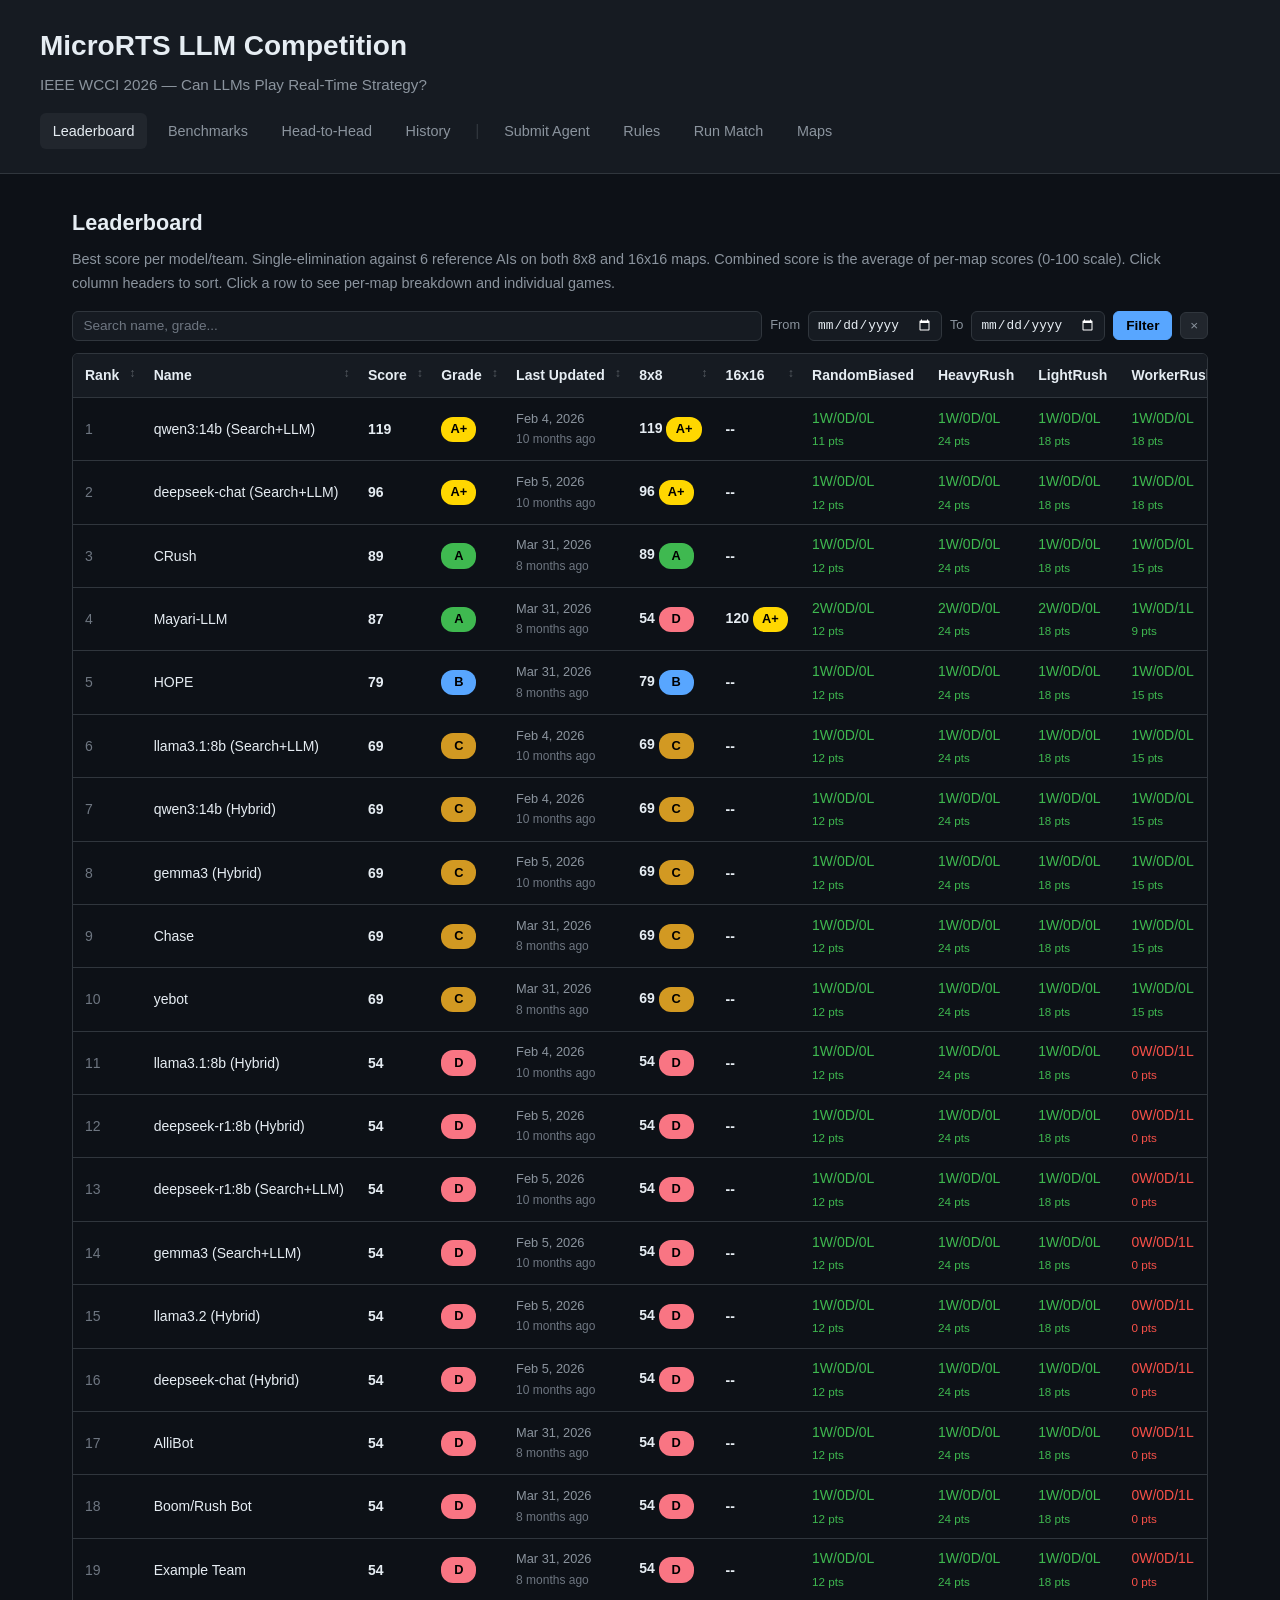
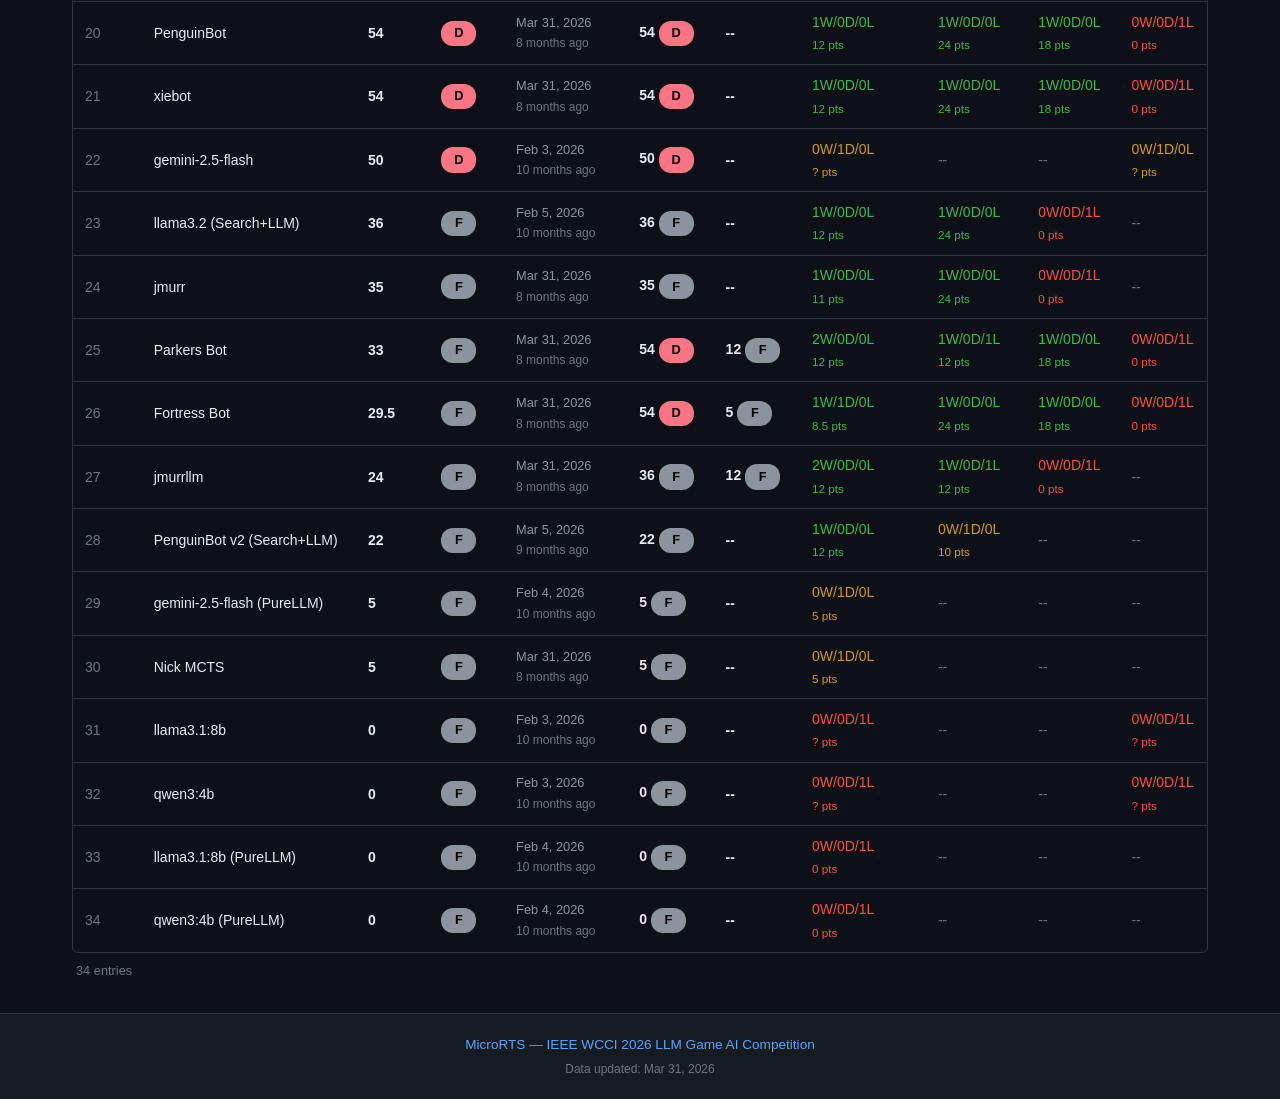
<file: docs/index.html>
<!DOCTYPE html>
<html lang="en">
<head>
    <meta charset="UTF-8">
    <meta name="viewport" content="width=device-width, initial-scale=1.0">
    <title>MicroRTS LLM Competition</title>
    <link rel="stylesheet" href="style.css">
</head>
<body>
    <header>
        <div class="header-content">
            <h1>MicroRTS LLM Competition</h1>
            <p class="subtitle">IEEE WCCI 2026 &mdash; Can LLMs Play Real-Time Strategy?</p>
            <nav>
                <a href="#leaderboard" class="tab active" data-tab="leaderboard">Leaderboard</a>
                <a href="#benchmarks" class="tab" data-tab="benchmarks">Benchmarks</a>
                <a href="#h2h" class="tab" data-tab="h2h">Head-to-Head</a>
                <a href="#history" class="tab" data-tab="history">History</a>
                <span class="nav-sep">|</span>
                <a href="submit.html">Submit Agent</a>
                <a href="rules.html">Rules</a>
                <a href="match.html">Run Match</a>
                <a href="maps.html">Maps</a>
            </nav>
        </div>
    </header>

    <main>
        <!-- Leaderboard Tab -->
        <section id="leaderboard" class="tab-content active">
            <h2>Leaderboard</h2>
            <p class="section-desc">
                Best score per model/team. Single-elimination against 6 reference AIs on both 8x8 and 16x16 maps.
                Combined score is the average of per-map scores (0-100 scale).
                Click column headers to sort. Click a row to see per-map breakdown and individual games.
            </p>
            <div class="toolbar">
                <input type="text" id="leaderboard-search" class="search-input" placeholder="Search name, grade...">
                <label class="date-label">From</label>
                <input type="date" id="leaderboard-date-from" class="date-input">
                <label class="date-label">To</label>
                <input type="date" id="leaderboard-date-to" class="date-input">
                <button id="leaderboard-filter-btn" class="btn-filter">Filter</button>
                <button id="leaderboard-date-clear" class="btn-clear" title="Clear filters">&times;</button>
            </div>
            <div class="table-container">
                <table id="leaderboard-table" class="sortable">
                    <thead>
                        <tr>
                            <th data-sort="rank" data-type="number">Rank</th>
                            <th data-sort="name" data-type="string">Name</th>
                            <th data-sort="score" data-type="number">Score</th>
                            <th data-sort="grade" data-type="grade">Grade</th>
                            <th data-sort="date" data-type="date">Last Updated</th>
                            <th data-sort="score_8x8" data-type="number">8x8</th>
                            <th data-sort="score_16x16" data-type="number">16x16</th>
                            <th>RandomBiased</th>
                            <th>HeavyRush</th>
                            <th>LightRush</th>
                            <th>WorkerRush</th>
                            <th>Tiamat</th>
                            <th>CoacAI</th>
                        </tr>
                    </thead>
                    <tbody></tbody>
                </table>
            </div>
            <p class="result-count" id="leaderboard-count"></p>
        </section>

        <!-- Benchmarks Tab -->
        <section id="benchmarks" class="tab-content">
            <h2>Benchmark Scores</h2>
            <p class="section-desc">
                All recorded benchmark runs, showing score progression over time.
                Click column headers to sort. Click a row to see individual games.
            </p>
            <div class="toolbar">
                <input type="text" id="benchmarks-search" class="search-input" placeholder="Search name, source, grade...">
                <label class="date-label">From</label>
                <input type="date" id="benchmarks-date-from" class="date-input">
                <label class="date-label">To</label>
                <input type="date" id="benchmarks-date-to" class="date-input">
                <button id="benchmarks-filter-btn" class="btn-filter">Filter</button>
                <button id="benchmarks-date-clear" class="btn-clear" title="Clear filters">&times;</button>
            </div>
            <div class="table-container">
                <table id="benchmarks-table" class="sortable">
                    <thead>
                        <tr>
                            <th data-sort="name" data-type="string">Name</th>
                            <th data-sort="score" data-type="number">Score</th>
                            <th data-sort="grade" data-type="grade">Grade</th>
                            <th data-sort="source" data-type="string">Source</th>
                            <th data-sort="date" data-type="date">Date</th>
                        </tr>
                    </thead>
                    <tbody></tbody>
                </table>
            </div>
            <p class="result-count" id="benchmarks-count"></p>
        </section>

        <!-- Head-to-Head Tab -->
        <section id="h2h" class="tab-content">
            <h2>Head-to-Head Matrix</h2>
            <p class="section-desc">
                Direct matchup results between agents (supplementary, does not affect benchmark scores).
            </p>
            <div class="table-container">
                <table id="h2h-table">
                    <thead></thead>
                    <tbody></tbody>
                </table>
            </div>
            <p id="h2h-empty" class="empty-msg" style="display:none;">
                No head-to-head data available yet.
            </p>
        </section>

        <!-- History Tab -->
        <section id="history" class="tab-content">
            <h2>Tournament History</h2>
            <p class="section-desc">
                Chronological record of all benchmark and tournament runs.
                Click column headers to sort. Click a row to see individual games.
            </p>
            <div class="toolbar">
                <input type="text" id="history-search" class="search-input" placeholder="Search name, source...">
                <label class="date-label">From</label>
                <input type="date" id="history-date-from" class="date-input">
                <label class="date-label">To</label>
                <input type="date" id="history-date-to" class="date-input">
                <button id="history-filter-btn" class="btn-filter">Filter</button>
                <button id="history-date-clear" class="btn-clear" title="Clear filters">&times;</button>
            </div>
            <div class="table-container">
                <table id="history-table" class="sortable">
                    <thead>
                        <tr>
                            <th data-sort="date" data-type="date">Date</th>
                            <th data-sort="name" data-type="string">Name</th>
                            <th data-sort="score" data-type="number">Score</th>
                            <th data-sort="grade" data-type="grade">Grade</th>
                            <th data-sort="source" data-type="string">Source</th>
                            <th data-sort="score_8x8" data-type="number">8x8</th>
                            <th data-sort="score_16x16" data-type="number">16x16</th>
                        </tr>
                    </thead>
                    <tbody></tbody>
                </table>
            </div>
            <p class="result-count" id="history-count"></p>
        </section>
    </main>

    <footer>
        <div class="footer-content">
            <p>
                <a href="https://github.com/drchangliu/MicroRTS/">MicroRTS</a> &mdash;
                <a href="https://github.com/drchangliu/MicroRTS/blob/master/COMPETITION.md">IEEE WCCI 2026 LLM Game AI Competition</a>
            </p>
            <p class="generated-at" id="generated-at"></p>
        </div>
    </footer>

    <script src="app.js?v=2"></script>
</body>
</html>
</file>
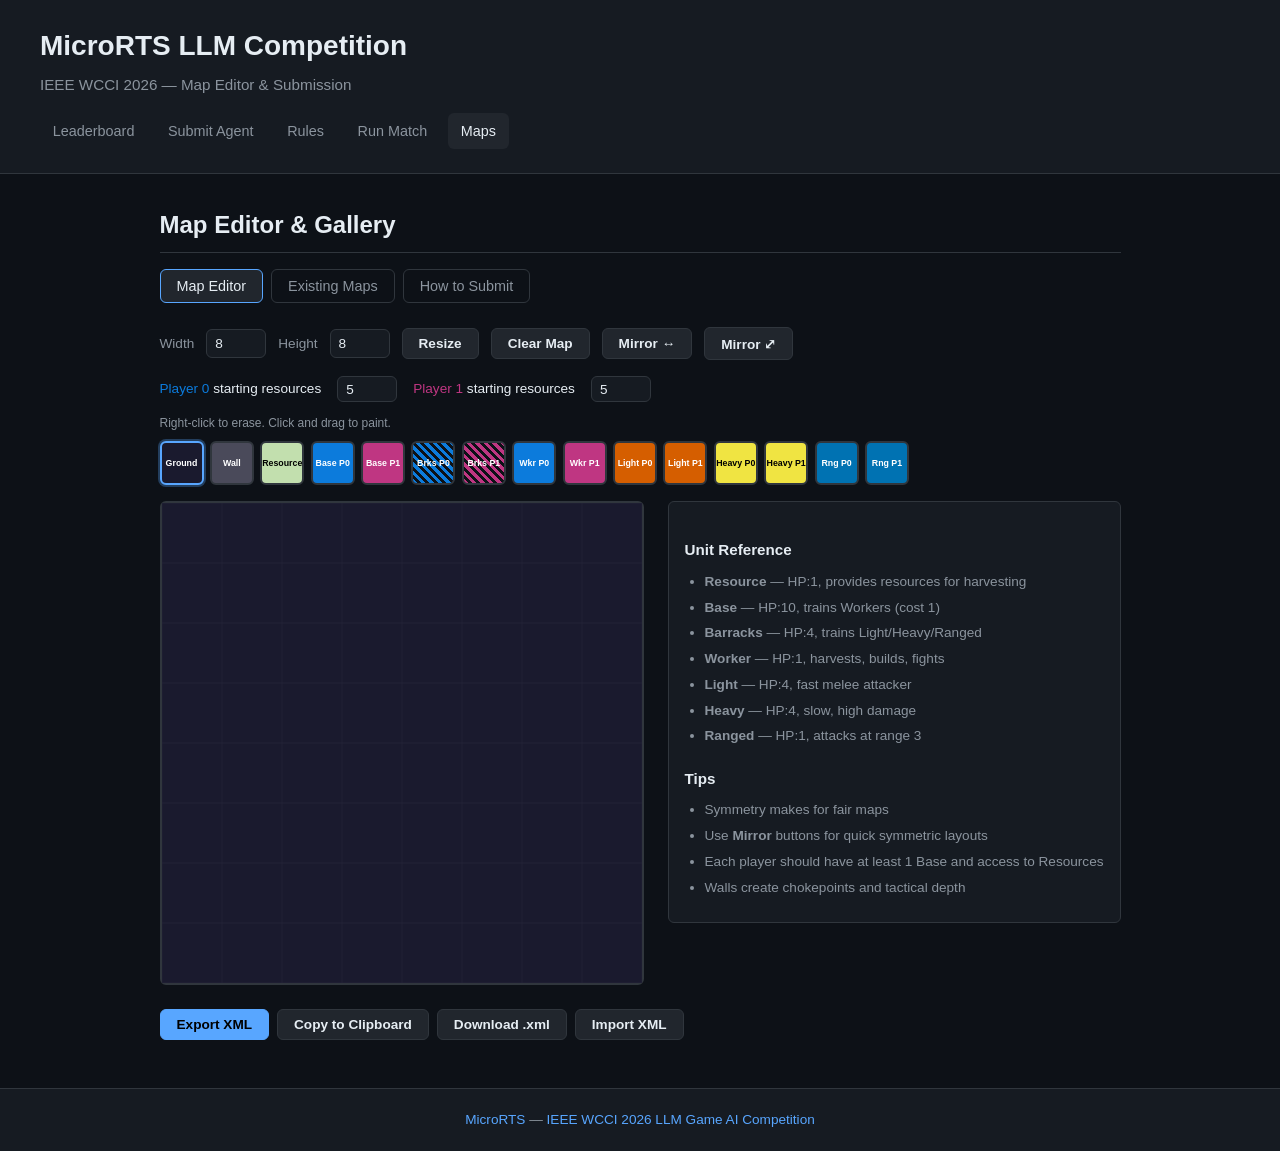
<file: docs/maps.html>
<!DOCTYPE html>
<html lang="en">
<head>
    <meta charset="UTF-8">
    <meta name="viewport" content="width=device-width, initial-scale=1.0">
    <title>Map Editor - MicroRTS LLM Competition</title>
    <link rel="stylesheet" href="style.css">
    <style>
        .editor-layout { display: flex; gap: 1.5rem; flex-wrap: wrap; margin-top: 1rem; }
        .editor-left { flex: 1; min-width: 320px; }
        .editor-right { flex: 0 0 auto; }

        /* Toolbar */
        .map-toolbar { display: flex; gap: 0.75rem; align-items: center; flex-wrap: wrap; margin-bottom: 1rem; }
        .map-toolbar label { color: var(--text-secondary); font-size: 0.85rem; }
        .map-toolbar select, .map-toolbar input[type="number"] {
            padding: 0.35rem 0.5rem; background: var(--bg-secondary); border: 1px solid var(--border);
            border-radius: 6px; color: var(--text-primary); font-size: 0.85rem; outline: none; }
        .map-toolbar input[type="number"] { width: 60px; }
        .map-toolbar select:focus, .map-toolbar input[type="number"]:focus { border-color: var(--accent); }

        /* Brush palette */
        .palette { display: flex; gap: 0.4rem; flex-wrap: wrap; margin-bottom: 1rem; }
        .palette-btn {
            width: 44px; height: 44px; border: 2px solid var(--border); border-radius: 6px;
            cursor: pointer; display: flex; align-items: center; justify-content: center;
            font-size: 0.65rem; font-weight: 600; color: #fff; transition: border-color 0.15s, transform 0.1s;
            flex-direction: column; gap: 1px; position: relative; }
        .palette-btn:hover { border-color: var(--text-secondary); transform: scale(1.05); }
        .palette-btn.active { border-color: var(--accent); box-shadow: 0 0 0 2px rgba(88,166,255,0.3); }
        .palette-btn .plabel { font-size: 0.55rem; line-height: 1; }

        /* Canvas */
        .map-canvas-wrap {
            border: 2px solid var(--border); border-radius: 6px; display: inline-block;
            background: var(--bg-secondary); cursor: crosshair; }
        .map-canvas-wrap canvas { display: block; }

        /* Info panel */
        .info-panel { background: var(--bg-secondary); border: 1px solid var(--border);
            border-radius: 6px; padding: 1rem; margin-bottom: 1rem; }
        .info-panel h3 { font-size: 0.95rem; margin-bottom: 0.5rem; }
        .info-panel p, .info-panel li { color: var(--text-secondary); font-size: 0.85rem; margin-bottom: 0.25rem; }
        .info-panel ul { padding-left: 1.25rem; margin-bottom: 0.5rem; }

        /* Map metadata */
        .meta-form { display: flex; flex-direction: column; gap: 0.5rem; margin-bottom: 1rem; }
        .meta-form label { color: var(--text-secondary); font-size: 0.85rem; }
        .meta-form input, .meta-form textarea {
            padding: 0.4rem 0.65rem; background: var(--bg-secondary); border: 1px solid var(--border);
            border-radius: 6px; color: var(--text-primary); font-size: 0.85rem; outline: none; font-family: inherit; }
        .meta-form input:focus, .meta-form textarea:focus { border-color: var(--accent); }
        .meta-form textarea { min-height: 60px; resize: vertical; }

        /* Buttons */
        .btn { padding: 0.45rem 1rem; border-radius: 6px; font-size: 0.85rem; font-weight: 600;
            cursor: pointer; border: 1px solid var(--border); transition: background 0.15s; }
        .btn-primary { background: var(--accent); color: #000; border-color: var(--accent); }
        .btn-primary:hover { background: var(--accent-hover); border-color: var(--accent-hover); }
        .btn-secondary { background: var(--bg-tertiary); color: var(--text-primary); }
        .btn-secondary:hover { background: var(--border); }
        .btn-group { display: flex; gap: 0.5rem; flex-wrap: wrap; margin-bottom: 1rem; }

        /* XML output */
        .xml-output { background: var(--bg-tertiary); border: 1px solid var(--border); border-radius: 6px;
            padding: 1rem; font-family: monospace; font-size: 0.8rem; color: var(--text-primary);
            white-space: pre-wrap; word-break: break-all; max-height: 300px; overflow-y: auto;
            margin-bottom: 1rem; display: none; }
        .xml-output.visible { display: block; }

        /* Submission steps */
        .steps { counter-reset: step; margin-bottom: 1rem; }
        .steps li { counter-increment: step; color: var(--text-secondary); font-size: 0.85rem;
            margin-bottom: 0.5rem; padding-left: 0.25rem; }
        .steps li::marker { content: counter(step) ". "; color: var(--accent); font-weight: 600; }

        /* Gallery */
        .gallery { display: grid; grid-template-columns: repeat(auto-fill, minmax(180px, 1fr));
            gap: 1rem; margin-top: 1rem; }
        .gallery-card { background: var(--bg-secondary); border: 1px solid var(--border);
            border-radius: 6px; padding: 0.75rem; cursor: pointer; transition: border-color 0.15s; }
        .gallery-card:hover { border-color: var(--accent); }
        .gallery-card canvas { width: 100%; aspect-ratio: 1; display: block; border-radius: 4px;
            margin-bottom: 0.5rem; background: #1a1a2e; }
        .gallery-card .card-name { font-size: 0.85rem; font-weight: 500; }
        .gallery-card .card-size { font-size: 0.75rem; color: var(--text-muted); }

        /* Tabs */
        .map-tabs { display: flex; gap: 0.5rem; margin-bottom: 1.5rem; }
        .map-tab { padding: 0.5rem 1rem; border-radius: 6px; cursor: pointer;
            background: transparent; border: 1px solid var(--border); color: var(--text-secondary);
            font-size: 0.9rem; transition: background 0.15s, color 0.15s; }
        .map-tab:hover { color: var(--text-primary); background: var(--bg-tertiary); }
        .map-tab.active { color: var(--text-primary); background: var(--bg-tertiary);
            font-weight: 500; border-color: var(--accent); }
        .map-tab-content { display: none; }
        .map-tab-content.active { display: block; }

        /* Player resource inputs */
        .player-res { display: flex; gap: 1rem; align-items: center; margin-bottom: 0.75rem; }
        .player-res label { font-size: 0.85rem; min-width: 120px; }
        .player-res .p0-label { color: #0C7BDC; }
        .player-res .p1-label { color: #BF3682; }

        /* Erase mode indicator */
        .erase-hint { color: var(--text-muted); font-size: 0.75rem; margin-bottom: 0.5rem; }
    </style>
</head>
<body>
    <header>
        <div class="header-content">
            <h1>MicroRTS LLM Competition</h1>
            <p class="subtitle">IEEE WCCI 2026 &mdash; Map Editor &amp; Submission</p>
            <nav>
                <a href="index.html">Leaderboard</a>
                <a href="submit.html">Submit Agent</a>
                <a href="rules.html">Rules</a>
                <a href="match.html">Run Match</a>
                <a href="maps.html" class="tab active">Maps</a>
            </nav>
        </div>
    </header>

    <div class="page-content" style="max-width:1100px;">
        <h1>Map Editor &amp; Gallery</h1>

        <div class="map-tabs">
            <button class="map-tab active" data-tab="editor">Map Editor</button>
            <button class="map-tab" data-tab="gallery">Existing Maps</button>
            <button class="map-tab" data-tab="howto">How to Submit</button>
        </div>

        <!-- Editor Tab -->
        <div id="tab-editor" class="map-tab-content active">
            <div class="map-toolbar">
                <label>Width</label>
                <input type="number" id="map-width" value="8" min="4" max="64" step="1">
                <label>Height</label>
                <input type="number" id="map-height" value="8" min="4" max="64" step="1">
                <button class="btn btn-secondary" id="btn-resize">Resize</button>
                <button class="btn btn-secondary" id="btn-clear">Clear Map</button>
                <button class="btn btn-secondary" id="btn-mirror-h">Mirror &harr;</button>
                <button class="btn btn-secondary" id="btn-mirror-d">Mirror &#x2922;</button>
            </div>

            <div class="player-res">
                <label><span class="p0-label">Player 0</span> starting resources</label>
                <input type="number" id="p0-res" value="5" min="0" max="100" style="width:60px;padding:0.3rem 0.5rem;background:var(--bg-secondary);border:1px solid var(--border);border-radius:6px;color:var(--text-primary);font-size:0.85rem;">
                <label><span class="p1-label">Player 1</span> starting resources</label>
                <input type="number" id="p1-res" value="5" min="0" max="100" style="width:60px;padding:0.3rem 0.5rem;background:var(--bg-secondary);border:1px solid var(--border);border-radius:6px;color:var(--text-primary);font-size:0.85rem;">
            </div>

            <p class="erase-hint">Right-click to erase. Click and drag to paint.</p>

            <div class="palette" id="palette"></div>

            <div class="editor-layout">
                <div class="editor-left">
                    <div class="map-canvas-wrap">
                        <canvas id="map-canvas" width="400" height="400"></canvas>
                    </div>
                </div>
                <div class="editor-right">
                    <div class="info-panel">
                        <h3>Unit Reference</h3>
                        <ul>
                            <li><strong>Resource</strong> &mdash; HP:1, provides resources for harvesting</li>
                            <li><strong>Base</strong> &mdash; HP:10, trains Workers (cost 1)</li>
                            <li><strong>Barracks</strong> &mdash; HP:4, trains Light/Heavy/Ranged</li>
                            <li><strong>Worker</strong> &mdash; HP:1, harvests, builds, fights</li>
                            <li><strong>Light</strong> &mdash; HP:4, fast melee attacker</li>
                            <li><strong>Heavy</strong> &mdash; HP:4, slow, high damage</li>
                            <li><strong>Ranged</strong> &mdash; HP:1, attacks at range 3</li>
                        </ul>
                        <h3>Tips</h3>
                        <ul>
                            <li>Symmetry makes for fair maps</li>
                            <li>Use <strong>Mirror</strong> buttons for quick symmetric layouts</li>
                            <li>Each player should have at least 1 Base and access to Resources</li>
                            <li>Walls create chokepoints and tactical depth</li>
                        </ul>
                    </div>
                </div>
            </div>

            <div class="btn-group" style="margin-top:1rem;">
                <button class="btn btn-primary" id="btn-export">Export XML</button>
                <button class="btn btn-secondary" id="btn-copy">Copy to Clipboard</button>
                <button class="btn btn-secondary" id="btn-download">Download .xml</button>
                <button class="btn btn-secondary" id="btn-import">Import XML</button>
                <input type="file" id="file-import" accept=".xml" style="display:none;">
            </div>

            <div class="xml-output" id="xml-output"></div>

            <div class="meta-form" id="meta-form" style="display:none;">
                <h3 style="margin-bottom:0.5rem;">Map Submission Details</h3>
                <label>Map Name</label>
                <input type="text" id="map-name" placeholder="e.g. ChokePoint8x8">
                <label>Author</label>
                <input type="text" id="map-author" placeholder="Your name or GitHub username">
                <label>Description (optional)</label>
                <textarea id="map-desc" placeholder="Describe your map design..."></textarea>
                <div class="btn-group" style="margin-top:0.5rem;">
                    <button class="btn btn-primary" id="btn-submit-pr">Open GitHub PR</button>
                </div>
            </div>
        </div>

        <!-- Gallery Tab -->
        <div id="tab-gallery" class="map-tab-content">
            <p class="section-desc">Browse existing maps in the repository. Click a map to load it in the editor.</p>
            <div class="gallery" id="gallery"></div>
        </div>

        <!-- How to Submit Tab -->
        <div id="tab-howto" class="map-tab-content">
            <h2>How to Submit a Map</h2>
            <p style="color:var(--text-secondary);margin-bottom:1rem;">
                There are two ways to contribute map designs to the MicroRTS competition:
            </p>

            <h3>Option 1: Use the Editor (Recommended)</h3>
            <ol class="steps">
                <li>Switch to the <strong>Map Editor</strong> tab and design your map</li>
                <li>Click <strong>Export XML</strong> to generate the map file</li>
                <li>Click <strong>Download .xml</strong> to save the file</li>
                <li>Fork the <a href="https://github.com/drchangliu/MicroRTS/" style="color:var(--accent);">MicroRTS repository</a></li>
                <li>Add your map file to <code>maps/&lt;WxH&gt;/YourMapName.xml</code></li>
                <li>Open a Pull Request with a description of your map design</li>
            </ol>

            <h3>Option 2: Write XML Manually</h3>
            <p style="color:var(--text-secondary);margin-bottom:0.5rem;">
                Map files are XML with this structure:
            </p>
            <pre style="background:var(--bg-tertiary);border:1px solid var(--border);border-radius:6px;padding:1rem;overflow-x:auto;margin-bottom:1rem;"><code style="color:var(--text-primary);font-size:0.8rem;">&lt;rts.PhysicalGameState width="8" height="8"&gt;
  &lt;terrain&gt;0000000000000000000000000000000000000000000000000000000000000000&lt;/terrain&gt;
  &lt;players&gt;
    &lt;rts.Player ID="0" resources="5"&gt;&lt;/rts.Player&gt;
    &lt;rts.Player ID="1" resources="5"&gt;&lt;/rts.Player&gt;
  &lt;/players&gt;
  &lt;units&gt;
    &lt;rts.units.Unit type="Resource" ID="0" player="-1" x="0" y="0" resources="20" hitpoints="1"&gt;&lt;/rts.units.Unit&gt;
    &lt;rts.units.Unit type="Base" ID="1" player="0" x="2" y="1" resources="0" hitpoints="10"&gt;&lt;/rts.units.Unit&gt;
    &lt;rts.units.Unit type="Worker" ID="2" player="0" x="1" y="1" resources="0" hitpoints="1"&gt;&lt;/rts.units.Unit&gt;
  &lt;/units&gt;
&lt;/rts.PhysicalGameState&gt;</code></pre>

            <h3>Terrain Values</h3>
            <ul style="color:var(--text-secondary);font-size:0.85rem;">
                <li><code>0</code> = open ground</li>
                <li><code>1</code> = wall (impassable)</li>
            </ul>

            <h3>Map Design Guidelines</h3>
            <ul style="color:var(--text-secondary);font-size:0.85rem;">
                <li>Maps should be <strong>symmetric</strong> for fair play (rotational or mirror symmetry)</li>
                <li>Common sizes: 8x8, 12x12, 16x16, 24x24, 32x32</li>
                <li>Each player needs at least one Base and access to Resource nodes</li>
                <li>Resource nodes are neutral (player="-1") with resources="20" typically</li>
                <li>Consider chokepoints, open areas, and resource placement for strategic variety</li>
                <li>The competition uses <code>maps/8x8/basesWorkers8x8.xml</code> by default</li>
            </ul>
        </div>
    </div>

    <footer>
        <div class="footer-content">
            <p><a href="https://github.com/drchangliu/MicroRTS/">MicroRTS</a> &mdash; <a href="https://github.com/drchangliu/MicroRTS/blob/master/COMPETITION.md">IEEE WCCI 2026 LLM Game AI Competition</a></p>
        </div>
    </footer>

    <script>
    (function() {
        // --- Constants ---
        var COLORS = {
            ground: '#1a1a2e',
            wall: '#4a4a5a',
            grid: '#2a2a3e',
            resource: '#C2DFAE',
            p0: '#0C7BDC',
            p1: '#BF3682',
            neutral: '#888'
        };

        var UNIT_HP = { Resource: 1, Base: 10, Barracks: 4, Worker: 1, Light: 4, Heavy: 4, Ranged: 1 };
        var UNIT_RES = { Resource: 20, Base: 0, Barracks: 0, Worker: 0, Light: 0, Heavy: 0, Ranged: 0 };

        var BRUSHES = [
            { id: 'ground', label: 'Ground', color: COLORS.ground, type: 'terrain', value: 0 },
            { id: 'wall', label: 'Wall', color: COLORS.wall, type: 'terrain', value: 1 },
            { id: 'resource', label: 'Resource', color: COLORS.resource, type: 'unit', unitType: 'Resource', player: -1 },
            { id: 'base0', label: 'Base P0', color: COLORS.p0, type: 'unit', unitType: 'Base', player: 0 },
            { id: 'base1', label: 'Base P1', color: COLORS.p1, type: 'unit', unitType: 'Base', player: 1 },
            { id: 'barracks0', label: 'Brks P0', color: COLORS.p0, type: 'unit', unitType: 'Barracks', player: 0, accent: true },
            { id: 'barracks1', label: 'Brks P1', color: COLORS.p1, type: 'unit', unitType: 'Barracks', player: 1, accent: true },
            { id: 'worker0', label: 'Wkr P0', color: COLORS.p0, type: 'unit', unitType: 'Worker', player: 0 },
            { id: 'worker1', label: 'Wkr P1', color: COLORS.p1, type: 'unit', unitType: 'Worker', player: 1 },
            { id: 'light0', label: 'Light P0', color: '#D55E00', type: 'unit', unitType: 'Light', player: 0 },
            { id: 'light1', label: 'Light P1', color: '#D55E00', type: 'unit', unitType: 'Light', player: 1 },
            { id: 'heavy0', label: 'Heavy P0', color: '#F0E442', type: 'unit', unitType: 'Heavy', player: 0 },
            { id: 'heavy1', label: 'Heavy P1', color: '#F0E442', type: 'unit', unitType: 'Heavy', player: 1 },
            { id: 'ranged0', label: 'Rng P0', color: '#0072B2', type: 'unit', unitType: 'Ranged', player: 0 },
            { id: 'ranged1', label: 'Rng P1', color: '#0072B2', type: 'unit', unitType: 'Ranged', player: 1 }
        ];

        // Known maps for the gallery
        var KNOWN_MAPS = [
            { name: 'basesWorkers8x8', path: 'maps/8x8/basesWorkers8x8.xml', w: 8, h: 8 },
            { name: 'basesWorkersBarracks8x8', path: 'maps/8x8/basesWorkersBarracks8x8.xml', w: 8, h: 8 },
            { name: 'FourBasesWorkers8x8', path: 'maps/8x8/FourBasesWorkers8x8.xml', w: 8, h: 8 },
            { name: 'basesWorkers8x8Obstacle', path: 'maps/8x8/basesWorkers8x8Obstacle.xml', w: 8, h: 8 },
            { name: 'melee8x8Mixed6', path: 'maps/8x8/melee8x8Mixed6.xml', w: 8, h: 8 },
            { name: 'TwoBasesWorkers8x8', path: 'maps/8x8/TwoBasesWorkers8x8.xml', w: 8, h: 8 },
            { name: 'ThreeBasesWorkers8x8', path: 'maps/8x8/ThreeBasesWorkers8x8.xml', w: 8, h: 8 },
            { name: 'basesWorkers12x12', path: 'maps/12x12/basesWorkers12x12.xml', w: 12, h: 12 },
            { name: 'basesWorkers16x16', path: 'maps/16x16/basesWorkers16x16.xml', w: 16, h: 16 },
            { name: 'basesWorkers16x16A', path: 'maps/16x16/basesWorkers16x16A.xml', w: 16, h: 16 },
            { name: 'basesWorkers24x24', path: 'maps/24x24/basesWorkers24x24.xml', w: 24, h: 24 },
            { name: 'basesWorkers32x32', path: 'maps/32x32/basesWorkers32x32.xml', w: 32, h: 32 }
        ];

        // --- State ---
        var mapW = 8, mapH = 8;
        var terrain = []; // mapW*mapH, 0=ground, 1=wall
        var units = [];   // [{type, player, x, y, resources, hitpoints}]
        var activeBrush = BRUSHES[0];
        var painting = false;
        var erasing = false;

        // --- DOM ---
        var canvas = document.getElementById('map-canvas');
        var ctx = canvas.getContext('2d');
        var paletteEl = document.getElementById('palette');
        var xmlOutput = document.getElementById('xml-output');
        var widthInput = document.getElementById('map-width');
        var heightInput = document.getElementById('map-height');

        // --- Tab switching ---
        var tabBtns = document.querySelectorAll('.map-tab');
        for (var i = 0; i < tabBtns.length; i++) {
            tabBtns[i].addEventListener('click', (function(btn) {
                return function() {
                    for (var j = 0; j < tabBtns.length; j++) tabBtns[j].classList.remove('active');
                    btn.classList.add('active');
                    var tabs = document.querySelectorAll('.map-tab-content');
                    for (var j = 0; j < tabs.length; j++) tabs[j].classList.remove('active');
                    document.getElementById('tab-' + btn.getAttribute('data-tab')).classList.add('active');
                    if (btn.getAttribute('data-tab') === 'gallery') buildGallery();
                };
            })(tabBtns[i]));
        }

        // --- Build palette ---
        function buildPalette() {
            paletteEl.innerHTML = '';
            for (var i = 0; i < BRUSHES.length; i++) {
                var b = BRUSHES[i];
                var btn = document.createElement('button');
                btn.className = 'palette-btn' + (b === activeBrush ? ' active' : '');
                btn.title = b.label;
                btn.setAttribute('data-idx', i);
                var swatch = b.color;
                if (b.accent) swatch = 'repeating-linear-gradient(45deg,' + b.color + ',' + b.color + ' 3px,transparent 3px,transparent 6px)';
                if (b.id === 'ground') swatch = COLORS.ground;
                btn.style.background = swatch;
                // Label
                var lbl = document.createElement('span');
                lbl.className = 'plabel';
                lbl.textContent = b.label;
                if (b.color === '#F0E442' || b.color === COLORS.resource) lbl.style.color = '#000';
                btn.appendChild(lbl);
                btn.addEventListener('click', (function(idx) {
                    return function() {
                        activeBrush = BRUSHES[idx];
                        var btns = paletteEl.querySelectorAll('.palette-btn');
                        for (var j = 0; j < btns.length; j++) btns[j].classList.remove('active');
                        this.classList.add('active');
                    };
                })(i));
                paletteEl.appendChild(btn);
            }
        }

        // --- Map init ---
        function initMap(w, h) {
            mapW = w; mapH = h;
            terrain = [];
            for (var i = 0; i < w * h; i++) terrain.push(0);
            units = [];
            widthInput.value = w;
            heightInput.value = h;
            resizeCanvas();
            draw();
        }

        function resizeCanvas() {
            var maxPx = 500;
            var cellSize = Math.floor(maxPx / Math.max(mapW, mapH));
            cellSize = Math.max(cellSize, 12);
            cellSize = Math.min(cellSize, 60);
            canvas.width = mapW * cellSize;
            canvas.height = mapH * cellSize;
        }

        function cellSize() {
            return canvas.width / mapW;
        }

        // --- Drawing ---
        function draw() {
            var cs = cellSize();
            ctx.clearRect(0, 0, canvas.width, canvas.height);

            // Terrain
            for (var y = 0; y < mapH; y++) {
                for (var x = 0; x < mapW; x++) {
                    var t = terrain[y * mapW + x];
                    ctx.fillStyle = t === 1 ? COLORS.wall : COLORS.ground;
                    ctx.fillRect(x * cs, y * cs, cs, cs);
                }
            }

            // Grid
            ctx.strokeStyle = COLORS.grid;
            ctx.lineWidth = 0.5;
            for (var x = 0; x <= mapW; x++) {
                ctx.beginPath(); ctx.moveTo(x * cs, 0); ctx.lineTo(x * cs, mapH * cs); ctx.stroke();
            }
            for (var y = 0; y <= mapH; y++) {
                ctx.beginPath(); ctx.moveTo(0, y * cs); ctx.lineTo(mapW * cs, y * cs); ctx.stroke();
            }

            // Units
            for (var i = 0; i < units.length; i++) {
                var u = units[i];
                drawUnit(u, cs);
            }
        }

        function drawUnit(u, cs) {
            var ux = u.x * cs, uy = u.y * cs;
            var pad = cs * 0.1;
            var sz = cs - pad * 2;
            var color = u.player === 0 ? COLORS.p0 : u.player === 1 ? COLORS.p1 : COLORS.neutral;

            if (u.type === 'Resource') {
                // Diamond
                ctx.fillStyle = COLORS.resource;
                var cx = ux + cs / 2, cy = uy + cs / 2, r = sz / 2;
                ctx.beginPath();
                ctx.moveTo(cx, cy - r); ctx.lineTo(cx + r, cy);
                ctx.lineTo(cx, cy + r); ctx.lineTo(cx - r, cy);
                ctx.closePath(); ctx.fill();
                if (cs >= 20) {
                    ctx.fillStyle = '#000'; ctx.font = Math.max(8, cs * 0.3) + 'px sans-serif';
                    ctx.textAlign = 'center'; ctx.textBaseline = 'middle';
                    ctx.fillText(u.resources || 20, cx, cy);
                }
            } else if (u.type === 'Base' || u.type === 'Barracks') {
                // Square
                ctx.fillStyle = color;
                ctx.fillRect(ux + pad, uy + pad, sz, sz);
                if (cs >= 20) {
                    ctx.fillStyle = '#fff'; ctx.font = 'bold ' + Math.max(8, cs * 0.35) + 'px sans-serif';
                    ctx.textAlign = 'center'; ctx.textBaseline = 'middle';
                    ctx.fillText(u.type[0], ux + cs / 2, uy + cs / 2);
                }
            } else {
                // Circle for mobile units
                ctx.fillStyle = color;
                ctx.beginPath();
                ctx.arc(ux + cs / 2, uy + cs / 2, sz / 2, 0, Math.PI * 2);
                ctx.fill();
                if (cs >= 20) {
                    ctx.fillStyle = '#fff'; ctx.font = 'bold ' + Math.max(8, cs * 0.35) + 'px sans-serif';
                    ctx.textAlign = 'center'; ctx.textBaseline = 'middle';
                    ctx.fillText(u.type[0], ux + cs / 2, uy + cs / 2);
                }
            }
        }

        // --- Canvas interaction ---
        function getCellFromEvent(e) {
            var rect = canvas.getBoundingClientRect();
            var cs = cellSize();
            var x = Math.floor((e.clientX - rect.left) / cs);
            var y = Math.floor((e.clientY - rect.top) / cs);
            if (x < 0 || x >= mapW || y < 0 || y >= mapH) return null;
            return { x: x, y: y };
        }

        function applyBrush(cell, erase) {
            if (!cell) return;
            if (erase) {
                // Remove unit at cell, set terrain to ground
                terrain[cell.y * mapW + cell.x] = 0;
                units = units.filter(function(u) { return !(u.x === cell.x && u.y === cell.y); });
            } else if (activeBrush.type === 'terrain') {
                terrain[cell.y * mapW + cell.x] = activeBrush.value;
                // Remove any unit on a wall
                if (activeBrush.value === 1) {
                    units = units.filter(function(u) { return !(u.x === cell.x && u.y === cell.y); });
                }
            } else {
                // Place unit - clear terrain, remove existing unit at cell
                terrain[cell.y * mapW + cell.x] = 0;
                units = units.filter(function(u) { return !(u.x === cell.x && u.y === cell.y); });
                units.push({
                    type: activeBrush.unitType,
                    player: activeBrush.player,
                    x: cell.x, y: cell.y,
                    resources: UNIT_RES[activeBrush.unitType],
                    hitpoints: UNIT_HP[activeBrush.unitType]
                });
            }
            draw();
        }

        canvas.addEventListener('mousedown', function(e) {
            e.preventDefault();
            if (e.button === 2) { erasing = true; painting = true; }
            else { erasing = false; painting = true; }
            applyBrush(getCellFromEvent(e), erasing);
        });
        canvas.addEventListener('mousemove', function(e) {
            if (!painting) return;
            applyBrush(getCellFromEvent(e), erasing);
        });
        canvas.addEventListener('mouseup', function() { painting = false; erasing = false; });
        canvas.addEventListener('mouseleave', function() { painting = false; erasing = false; });
        canvas.addEventListener('contextmenu', function(e) { e.preventDefault(); });

        // --- Toolbar actions ---
        document.getElementById('btn-resize').addEventListener('click', function() {
            var w = parseInt(widthInput.value) || 8;
            var h = parseInt(heightInput.value) || 8;
            w = Math.max(4, Math.min(64, w));
            h = Math.max(4, Math.min(64, h));
            // Preserve existing terrain/units that fit
            var oldT = terrain.slice(), oldW = mapW, oldH = mapH, oldU = units.slice();
            mapW = w; mapH = h;
            terrain = [];
            for (var i = 0; i < w * h; i++) terrain.push(0);
            for (var y = 0; y < Math.min(oldH, h); y++) {
                for (var x = 0; x < Math.min(oldW, w); x++) {
                    terrain[y * w + x] = oldT[y * oldW + x];
                }
            }
            units = oldU.filter(function(u) { return u.x < w && u.y < h; });
            widthInput.value = w; heightInput.value = h;
            resizeCanvas(); draw();
        });

        document.getElementById('btn-clear').addEventListener('click', function() {
            initMap(mapW, mapH);
        });

        document.getElementById('btn-mirror-h').addEventListener('click', function() {
            // Mirror left half to right half (horizontal)
            var halfW = Math.floor(mapW / 2);
            for (var y = 0; y < mapH; y++) {
                for (var x = 0; x < halfW; x++) {
                    terrain[y * mapW + (mapW - 1 - x)] = terrain[y * mapW + x];
                }
            }
            // Mirror units: remove right-half units, duplicate left-half
            var leftUnits = units.filter(function(u) { return u.x < halfW; });
            var rightUnits = units.filter(function(u) { return u.x >= mapW - halfW; });
            // Remove right-half units
            units = units.filter(function(u) { return u.x < mapW - halfW; });
            // Mirror left units to right
            for (var i = 0; i < leftUnits.length; i++) {
                var u = leftUnits[i];
                var mx = mapW - 1 - u.x;
                // Check no unit already there
                var exists = units.some(function(eu) { return eu.x === mx && eu.y === u.y; });
                if (!exists) {
                    var np = u.player === 0 ? 1 : u.player === 1 ? 0 : -1;
                    units.push({ type: u.type, player: np, x: mx, y: u.y, resources: u.resources, hitpoints: u.hitpoints });
                }
            }
            draw();
        });

        document.getElementById('btn-mirror-d').addEventListener('click', function() {
            // Mirror top-left to bottom-right (diagonal / rotational 180)
            if (mapW !== mapH) { alert('Diagonal mirror requires square maps (width = height).'); return; }
            var half = Math.floor(mapW * mapH / 2);
            for (var y = 0; y < mapH; y++) {
                for (var x = 0; x < mapW; x++) {
                    var idx = y * mapW + x;
                    if (idx >= half) {
                        var mirrorIdx = (mapH - 1 - y) * mapW + (mapW - 1 - x);
                        terrain[idx] = terrain[mirrorIdx];
                    }
                }
            }
            // Rotational mirror for units
            var topUnits = units.filter(function(u) { return (u.y * mapW + u.x) < half; });
            units = units.filter(function(u) { return (u.y * mapW + u.x) < half; });
            for (var i = 0; i < topUnits.length; i++) {
                var u = topUnits[i];
                var mx = mapW - 1 - u.x, my = mapH - 1 - u.y;
                var exists = units.some(function(eu) { return eu.x === mx && eu.y === my; });
                if (!exists) {
                    var np = u.player === 0 ? 1 : u.player === 1 ? 0 : -1;
                    units.push({ type: u.type, player: np, x: mx, y: my, resources: u.resources, hitpoints: u.hitpoints });
                }
            }
            draw();
        });

        // --- XML generation ---
        function generateXML() {
            var p0res = parseInt(document.getElementById('p0-res').value) || 0;
            var p1res = parseInt(document.getElementById('p1-res').value) || 0;
            var terrainStr = terrain.join('');
            var xml = '<rts.PhysicalGameState width="' + mapW + '" height="' + mapH + '">\n';
            xml += '  <terrain>' + terrainStr + '</terrain>\n';
            xml += '  <players>\n';
            xml += '    <rts.Player ID="0" resources="' + p0res + '">\n    </rts.Player>\n';
            xml += '    <rts.Player ID="1" resources="' + p1res + '">\n    </rts.Player>\n';
            xml += '  </players>\n';
            xml += '  <units>\n';
            for (var i = 0; i < units.length; i++) {
                var u = units[i];
                xml += '    <rts.units.Unit type="' + u.type + '" ID="' + (i + 2) + '" player="' + u.player + '" x="' + u.x + '" y="' + u.y + '" resources="' + (u.resources || 0) + '" hitpoints="' + u.hitpoints + '" >\n    </rts.units.Unit>\n';
            }
            xml += '  </units>\n';
            xml += '</rts.PhysicalGameState>\n';
            return xml;
        }

        document.getElementById('btn-export').addEventListener('click', function() {
            var xml = generateXML();
            xmlOutput.textContent = xml;
            xmlOutput.classList.add('visible');
            document.getElementById('meta-form').style.display = 'flex';
        });

        document.getElementById('btn-copy').addEventListener('click', function() {
            var xml = generateXML();
            navigator.clipboard.writeText(xml).then(function() {
                alert('XML copied to clipboard!');
            });
        });

        document.getElementById('btn-download').addEventListener('click', function() {
            var xml = generateXML();
            var name = document.getElementById('map-name').value || ('custom_' + mapW + 'x' + mapH);
            name = name.replace(/[^a-zA-Z0-9_-]/g, '_');
            var blob = new Blob([xml], { type: 'application/xml' });
            var a = document.createElement('a');
            a.href = URL.createObjectURL(blob);
            a.download = name + '.xml';
            a.click();
            URL.revokeObjectURL(a.href);
        });

        document.getElementById('btn-import').addEventListener('click', function() {
            document.getElementById('file-import').click();
        });

        document.getElementById('file-import').addEventListener('change', function(e) {
            var file = e.target.files[0];
            if (!file) return;
            var reader = new FileReader();
            reader.onload = function(ev) {
                importXML(ev.target.result);
            };
            reader.readAsText(file);
            e.target.value = '';
        });

        document.getElementById('btn-submit-pr').addEventListener('click', function() {
            var name = document.getElementById('map-name').value;
            if (!name) { alert('Please enter a map name.'); return; }
            var safeName = name.replace(/[^a-zA-Z0-9_-]/g, '_');
            var folder = mapW + 'x' + mapH;
            var path = 'maps/' + folder + '/' + safeName + '.xml';
            var desc = document.getElementById('map-desc').value || '';
            var author = document.getElementById('map-author').value || '';
            var title = 'Add map: ' + safeName + ' (' + mapW + 'x' + mapH + ')';
            var body = 'New map submission: `' + path + '`\n\n';
            if (author) body += 'Author: ' + author + '\n';
            if (desc) body += '\n' + desc + '\n';
            body += '\nGenerated with the MicroRTS Map Editor.';
            var url = 'https://github.com/drchangliu/MicroRTS/issues/new?title=' + encodeURIComponent(title) + '&body=' + encodeURIComponent(body);
            window.open(url, '_blank');
        });

        // --- XML import/parse ---
        function importXML(xmlStr) {
            try {
                var parser = new DOMParser();
                var doc = parser.parseFromString(xmlStr, 'text/xml');
                var root = doc.querySelector('rts\\.PhysicalGameState') || doc.documentElement;
                var w = parseInt(root.getAttribute('width'));
                var h = parseInt(root.getAttribute('height'));
                if (!w || !h) throw new Error('Invalid dimensions');

                mapW = w; mapH = h;
                widthInput.value = w; heightInput.value = h;

                // Terrain
                var terrainEl = root.querySelector('terrain');
                var terrainStr = terrainEl ? terrainEl.textContent.trim() : '';
                terrain = [];
                for (var i = 0; i < w * h; i++) {
                    terrain.push(terrainStr[i] === '1' ? 1 : 0);
                }

                // Players
                var players = root.querySelectorAll('rts\\.Player');
                for (var i = 0; i < players.length; i++) {
                    var pid = parseInt(players[i].getAttribute('ID'));
                    var res = parseInt(players[i].getAttribute('resources')) || 0;
                    if (pid === 0) document.getElementById('p0-res').value = res;
                    if (pid === 1) document.getElementById('p1-res').value = res;
                }

                // Units
                units = [];
                var unitEls = root.querySelectorAll('rts\\.units\\.Unit');
                for (var i = 0; i < unitEls.length; i++) {
                    var ue = unitEls[i];
                    units.push({
                        type: ue.getAttribute('type'),
                        player: parseInt(ue.getAttribute('player')),
                        x: parseInt(ue.getAttribute('x')),
                        y: parseInt(ue.getAttribute('y')),
                        resources: parseInt(ue.getAttribute('resources')) || 0,
                        hitpoints: parseInt(ue.getAttribute('hitpoints')) || 1
                    });
                }

                resizeCanvas();
                draw();
            } catch (err) {
                alert('Failed to parse XML: ' + err.message);
            }
        }

        // --- Gallery ---
        function buildGallery() {
            var gallery = document.getElementById('gallery');
            gallery.innerHTML = '';
            for (var i = 0; i < KNOWN_MAPS.length; i++) {
                var m = KNOWN_MAPS[i];
                var card = document.createElement('div');
                card.className = 'gallery-card';
                var c = document.createElement('canvas');
                c.width = 160; c.height = 160;
                card.appendChild(c);
                var nameEl = document.createElement('div');
                nameEl.className = 'card-name';
                nameEl.textContent = m.name;
                card.appendChild(nameEl);
                var sizeEl = document.createElement('div');
                sizeEl.className = 'card-size';
                sizeEl.textContent = m.w + 'x' + m.h + ' - ' + m.path;
                card.appendChild(sizeEl);
                gallery.appendChild(card);

                // Load map and render thumbnail
                (function(mapInfo, cvs, cardEl) {
                    fetchMapXML(mapInfo.path, function(xmlStr) {
                        if (xmlStr) {
                            renderThumbnail(cvs, xmlStr);
                            cardEl.addEventListener('click', function() {
                                importXML(xmlStr);
                                // Switch to editor tab
                                for (var j = 0; j < tabBtns.length; j++) tabBtns[j].classList.remove('active');
                                tabBtns[0].classList.add('active');
                                var tabs = document.querySelectorAll('.map-tab-content');
                                for (var j = 0; j < tabs.length; j++) tabs[j].classList.remove('active');
                                document.getElementById('tab-editor').classList.add('active');
                            });
                        }
                    });
                })(m, c, card);
            }
        }

        function fetchMapXML(path, cb) {
            // Try raw GitHub URL
            var url = 'https://raw.githubusercontent.com/drchangliu/MicroRTS/master/' + path;
            var xhr = new XMLHttpRequest();
            xhr.open('GET', url, true);
            xhr.onload = function() {
                if (xhr.status === 200) cb(xhr.responseText);
                else cb(null);
            };
            xhr.onerror = function() { cb(null); };
            xhr.send();
        }

        function renderThumbnail(cvs, xmlStr) {
            try {
                var parser = new DOMParser();
                var doc = parser.parseFromString(xmlStr, 'text/xml');
                var root = doc.querySelector('rts\\.PhysicalGameState') || doc.documentElement;
                var w = parseInt(root.getAttribute('width'));
                var h = parseInt(root.getAttribute('height'));
                var terrainEl = root.querySelector('terrain');
                var terrainStr = terrainEl ? terrainEl.textContent.trim() : '';
                var unitEls = root.querySelectorAll('rts\\.units\\.Unit');

                var tctx = cvs.getContext('2d');
                var cs = Math.min(cvs.width / w, cvs.height / h);
                var ox = (cvs.width - w * cs) / 2;
                var oy = (cvs.height - h * cs) / 2;

                tctx.fillStyle = COLORS.ground;
                tctx.fillRect(0, 0, cvs.width, cvs.height);

                for (var y = 0; y < h; y++) {
                    for (var x = 0; x < w; x++) {
                        if (terrainStr[y * w + x] === '1') {
                            tctx.fillStyle = COLORS.wall;
                            tctx.fillRect(ox + x * cs, oy + y * cs, cs, cs);
                        }
                    }
                }

                for (var i = 0; i < unitEls.length; i++) {
                    var ue = unitEls[i];
                    var type = ue.getAttribute('type');
                    var player = parseInt(ue.getAttribute('player'));
                    var ux = parseInt(ue.getAttribute('x'));
                    var uy = parseInt(ue.getAttribute('y'));
                    var color = player === 0 ? COLORS.p0 : player === 1 ? COLORS.p1 : COLORS.neutral;
                    var px = ox + ux * cs, py = oy + uy * cs;
                    var pad = cs * 0.1, sz = cs - pad * 2;

                    if (type === 'Resource') {
                        tctx.fillStyle = COLORS.resource;
                        var cx = px + cs / 2, cy = py + cs / 2, r = sz / 2;
                        tctx.beginPath();
                        tctx.moveTo(cx, cy - r); tctx.lineTo(cx + r, cy);
                        tctx.lineTo(cx, cy + r); tctx.lineTo(cx - r, cy);
                        tctx.closePath(); tctx.fill();
                    } else if (type === 'Base' || type === 'Barracks') {
                        tctx.fillStyle = color;
                        tctx.fillRect(px + pad, py + pad, sz, sz);
                    } else {
                        tctx.fillStyle = color;
                        tctx.beginPath();
                        tctx.arc(px + cs / 2, py + cs / 2, sz / 2, 0, Math.PI * 2);
                        tctx.fill();
                    }
                }
            } catch (e) {}
        }

        // --- Init ---
        buildPalette();
        initMap(8, 8);
    })();
    </script>
</body>
</html>
</file>
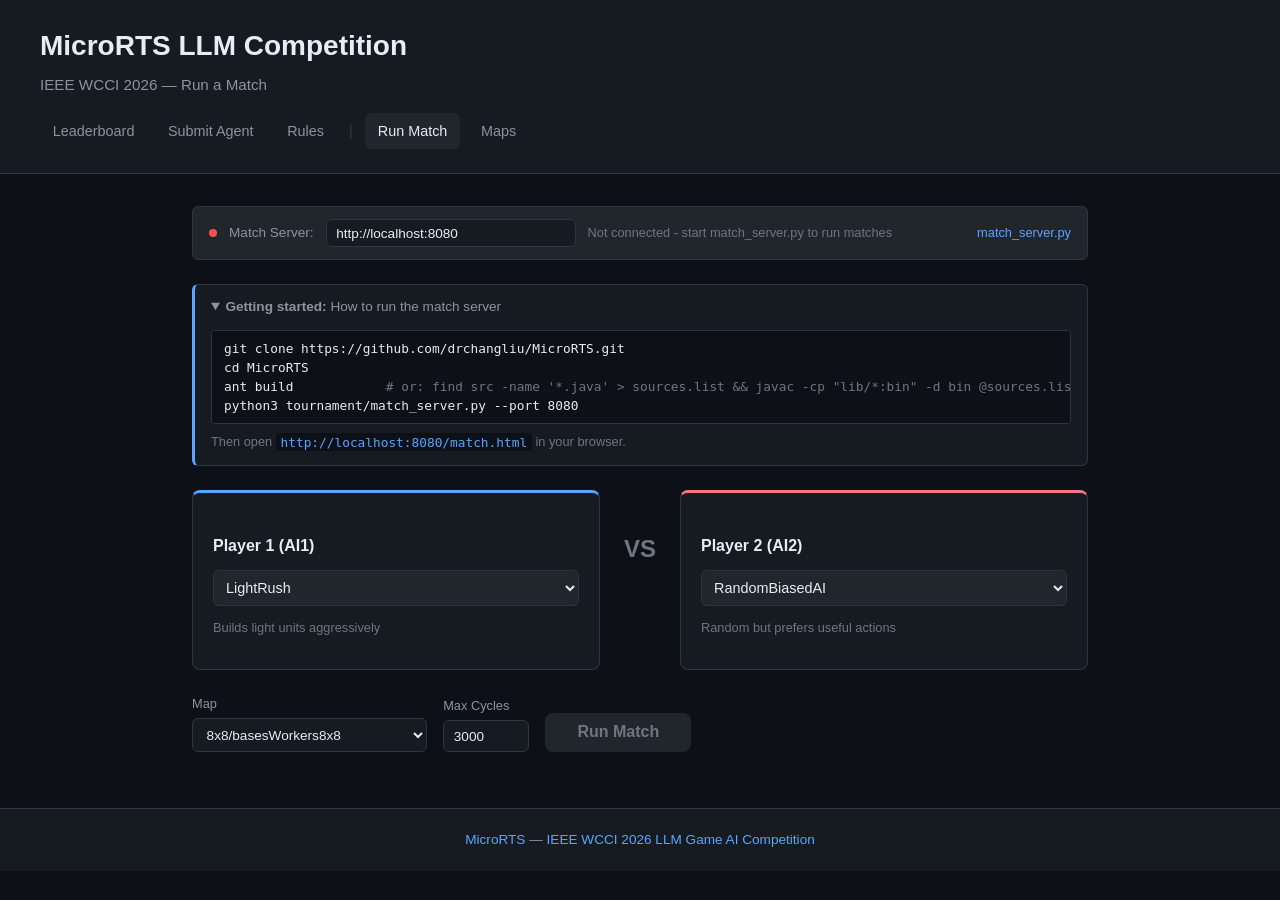
<file: docs/match.html>
<!DOCTYPE html>
<html lang="en">
<head>
    <meta charset="UTF-8">
    <meta name="viewport" content="width=device-width, initial-scale=1.0">
    <title>Run Match - MicroRTS LLM Competition</title>
    <link rel="stylesheet" href="style.css">
    <style>
        .match-grid {
            display: grid;
            grid-template-columns: 1fr auto 1fr;
            gap: 1.5rem;
            align-items: start;
            margin-bottom: 1.5rem;
        }
        .player-panel {
            background: var(--bg-secondary);
            border: 1px solid var(--border);
            border-radius: 8px;
            padding: 1.25rem;
        }
        .player-panel h3 {
            margin-bottom: 0.75rem;
            font-size: 1rem;
        }
        .player-panel.p1 { border-top: 3px solid var(--accent); }
        .player-panel.p2 { border-top: 3px solid #f97583; }
        .vs-divider {
            display: flex;
            align-items: center;
            justify-content: center;
            font-size: 1.5rem;
            font-weight: 700;
            color: var(--text-muted);
            padding-top: 2.5rem;
        }
        .agent-select {
            width: 100%;
            padding: 0.5rem;
            background: var(--bg-tertiary);
            border: 1px solid var(--border);
            border-radius: 6px;
            color: var(--text-primary);
            font-size: 0.9rem;
            margin-bottom: 0.5rem;
        }
        .agent-select:focus { border-color: var(--accent); outline: none; }
        .agent-desc {
            color: var(--text-muted);
            font-size: 0.8rem;
            min-height: 2.4em;
            margin-top: 0.25rem;
        }
        .llm-badge {
            display: inline-block;
            padding: 0.1rem 0.4rem;
            border-radius: 4px;
            font-size: 0.7rem;
            font-weight: 600;
            background: #1f6feb;
            color: #fff;
            margin-left: 0.25rem;
            vertical-align: middle;
        }

        /* Settings row */
        .settings-row {
            display: flex;
            gap: 1rem;
            align-items: end;
            margin-bottom: 1.5rem;
            flex-wrap: wrap;
        }
        .setting-group { display: flex; flex-direction: column; gap: 0.25rem; }
        .setting-group label {
            font-size: 0.8rem;
            color: var(--text-secondary);
        }
        .setting-group select,
        .setting-group input {
            padding: 0.45rem 0.6rem;
            background: var(--bg-secondary);
            border: 1px solid var(--border);
            border-radius: 6px;
            color: var(--text-primary);
            font-size: 0.85rem;
        }
        .setting-group select:focus,
        .setting-group input:focus { border-color: var(--accent); outline: none; }

        /* Map preview */
        .map-preview-wrap {
            display: flex;
            align-items: start;
            gap: 1rem;
            flex-wrap: wrap;
        }
        .map-preview {
            background: var(--bg-primary);
            border: 1px solid var(--border);
            border-radius: 6px;
            padding: 0.4rem;
            display: none;
        }
        .map-preview.visible { display: inline-block; }
        .map-preview canvas { image-rendering: pixelated; display: block; }
        .map-info {
            font-size: 0.75rem;
            color: var(--text-muted);
            margin-top: 0.25rem;
            text-align: center;
        }

        /* Fight button */
        .btn-fight {
            padding: 0.65rem 2rem;
            background: #3fb950;
            border: none;
            border-radius: 8px;
            color: #000;
            font-size: 1rem;
            font-weight: 700;
            cursor: pointer;
            transition: background 0.15s, transform 0.1s;
        }
        .btn-fight:hover { background: #56d364; }
        .btn-fight:active { transform: scale(0.97); }
        .btn-fight:disabled {
            background: var(--bg-tertiary);
            color: var(--text-muted);
            cursor: not-allowed;
        }

        /* Result panel */
        .result-panel {
            background: var(--bg-secondary);
            border: 1px solid var(--border);
            border-radius: 8px;
            padding: 1.5rem;
            display: none;
        }
        .result-panel.visible { display: block; }
        .result-header {
            display: flex;
            justify-content: space-between;
            align-items: center;
            margin-bottom: 1rem;
        }
        .result-status {
            font-size: 1.1rem;
            font-weight: 600;
        }
        .result-meta {
            color: var(--text-secondary);
            font-size: 0.85rem;
        }
        .result-winner {
            text-align: center;
            font-size: 1.5rem;
            font-weight: 700;
            padding: 1rem 0;
        }
        .result-winner.p1-wins { color: var(--accent); }
        .result-winner.p2-wins { color: #f97583; }
        .result-winner.draw { color: var(--draw); }

        .result-details {
            display: grid;
            grid-template-columns: 1fr 1fr 1fr;
            gap: 1rem;
            margin-top: 1rem;
        }
        .detail-box {
            text-align: center;
            padding: 0.75rem;
            background: var(--bg-tertiary);
            border-radius: 6px;
        }
        .detail-box .label { font-size: 0.75rem; color: var(--text-muted); }
        .detail-box .value { font-size: 1.1rem; font-weight: 600; margin-top: 0.25rem; }

        /* Spinner */
        .spinner {
            display: inline-block;
            width: 1.2rem;
            height: 1.2rem;
            border: 2px solid var(--border);
            border-top-color: var(--accent);
            border-radius: 50%;
            animation: spin 0.8s linear infinite;
            vertical-align: middle;
            margin-right: 0.5rem;
        }
        @keyframes spin { to { transform: rotate(360deg); } }

        /* Log area */
        .game-log {
            margin-top: 1rem;
            max-height: 200px;
            overflow-y: auto;
            background: var(--bg-primary);
            border: 1px solid var(--border);
            border-radius: 6px;
            padding: 0.75rem;
            font-family: monospace;
            font-size: 0.75rem;
            color: var(--text-secondary);
            white-space: pre-wrap;
            word-break: break-all;
            display: none;
        }
        .game-log.visible { display: block; }
        .log-toggle {
            background: none;
            border: none;
            color: var(--accent);
            cursor: pointer;
            font-size: 0.8rem;
            padding: 0;
            margin-top: 0.5rem;
        }
        .log-toggle:hover { text-decoration: underline; }

        /* Server config banner */
        .server-config {
            background: var(--bg-tertiary);
            border: 1px solid var(--border);
            border-radius: 6px;
            padding: 0.75rem 1rem;
            margin-bottom: 1.5rem;
            display: flex;
            align-items: center;
            gap: 0.75rem;
            font-size: 0.85rem;
        }
        .server-config input {
            padding: 0.35rem 0.6rem;
            background: var(--bg-secondary);
            border: 1px solid var(--border);
            border-radius: 6px;
            color: var(--text-primary);
            font-size: 0.85rem;
            width: 250px;
        }
        .server-config input:focus { border-color: var(--accent); outline: none; }
        .server-config label { color: var(--text-secondary); flex-shrink: 0; }
        .server-dot { width: 8px; height: 8px; border-radius: 50%; flex-shrink: 0; }
        .server-dot.online { background: var(--win); }
        .server-dot.offline { background: var(--loss); }

        /* Tip box */
        .tip-box {
            background: var(--bg-secondary);
            border: 1px solid var(--border);
            border-left: 3px solid var(--accent);
            border-radius: 6px;
            margin-bottom: 1.5rem;
            font-size: 0.85rem;
            color: var(--text-secondary);
            line-height: 1.5;
        }
        .tip-box summary {
            padding: 0.75rem 1rem;
            cursor: pointer;
            user-select: none;
        }
        .tip-box summary:hover { color: var(--text-primary); }
        .tip-box .tip-body { padding: 0 1rem 0.75rem; }
        .tip-box code { color: var(--accent); font-size: 0.8rem; }

        /* Replay viewer */
        .replay-panel {
            background: var(--bg-secondary);
            border: 1px solid var(--border);
            border-radius: 8px;
            padding: 1.25rem;
            margin-top: 1rem;
            display: none;
        }
        .replay-panel.visible { display: block; }
        .replay-header {
            display: flex;
            justify-content: space-between;
            align-items: center;
            margin-bottom: 0.75rem;
        }
        .replay-header h3 { margin: 0; font-size: 1rem; }
        .replay-controls {
            display: flex;
            align-items: center;
            gap: 0.5rem;
        }
        .replay-controls button {
            background: var(--bg-tertiary);
            border: 1px solid var(--border);
            border-radius: 4px;
            color: var(--text-primary);
            cursor: pointer;
            padding: 0.3rem 0.6rem;
            font-size: 0.85rem;
            transition: background 0.15s;
        }
        .replay-controls button:hover { background: var(--border); }
        .replay-controls button:disabled { color: var(--text-muted); cursor: default; }
        .replay-tick {
            color: var(--text-secondary);
            font-size: 0.8rem;
            font-variant-numeric: tabular-nums;
            min-width: 6rem;
            text-align: center;
        }
        .replay-speed {
            color: var(--text-muted);
            font-size: 0.75rem;
        }
        .replay-canvas-wrap {
            display: flex;
            justify-content: center;
            background: var(--bg-primary);
            border: 1px solid var(--border);
            border-radius: 6px;
            padding: 0.5rem;
        }
        canvas#replay-canvas { image-rendering: pixelated; }
        .replay-legend {
            display: flex;
            gap: 1rem;
            flex-wrap: wrap;
            margin-top: 0.5rem;
            font-size: 0.75rem;
            color: var(--text-muted);
        }
        .legend-swatch {
            display: inline-block;
            width: 10px;
            height: 10px;
            border-radius: 2px;
            margin-right: 3px;
            vertical-align: middle;
        }
        .server-status-text { color: var(--text-muted); font-size: 0.8rem; }

        /* Match history */
        .history-panel { margin-top: 1.5rem; }
        .history-panel h3 { font-size: 1rem; margin-bottom: 0.5rem; }
        .history-entry {
            display: flex;
            align-items: center;
            gap: 0.75rem;
            padding: 0.5rem 0.75rem;
            border-bottom: 1px solid var(--border);
            font-size: 0.85rem;
            cursor: pointer;
            transition: background 0.15s;
        }
        .history-entry:hover { background: var(--bg-tertiary); }
        .history-entry:last-child { border-bottom: none; }
        .history-result { font-weight: 600; min-width: 5rem; }
        .history-agents { color: var(--text-secondary); flex: 1; }
        .history-map { color: var(--text-muted); font-size: 0.75rem; min-width: 6rem; padding: 0 0.5rem; white-space: nowrap; }
        .history-meta { color: var(--text-muted); font-size: 0.75rem; text-align: right; white-space: nowrap; }
        .history-meta .history-ticks { display: block; }
        .history-meta .history-ts { display: block; font-size: 0.7rem; }

        @media (max-width: 768px) {
            .match-grid {
                grid-template-columns: 1fr;
            }
            .vs-divider {
                padding-top: 0;
                font-size: 1.2rem;
            }
            .result-details {
                grid-template-columns: 1fr;
            }
        }
    </style>
</head>
<body>
    <header>
        <div class="header-content">
            <h1>MicroRTS LLM Competition</h1>
            <p class="subtitle">IEEE WCCI 2026 &mdash; Run a Match</p>
            <nav>
                <a href="index.html">Leaderboard</a>
                <a href="submit.html">Submit Agent</a>
                <a href="rules.html">Rules</a>
                <span class="nav-sep">|</span>
                <a href="match.html" class="tab active">Run Match</a>
                <a href="maps.html">Maps</a>
            </nav>
        </div>
    </header>

    <div class="page-content" style="max-width: 960px;">

        <div class="server-config">
            <span class="server-dot offline" id="server-dot"></span>
            <label>Match Server:</label>
            <input type="text" id="server-url" value="http://localhost:8080" placeholder="http://localhost:8080">
            <span class="server-status-text" id="server-status">Not connected</span>
            <a href="https://github.com/drchangliu/MicroRTS/blob/master/tournament/match_server.py" style="color: var(--accent); font-size: 0.8rem; margin-left: auto; text-decoration: none;">match_server.py</a>
        </div>

        <details class="tip-box" id="server-tip" open>
            <summary><strong>Getting started:</strong> How to run the match server</summary>
            <div class="tip-body">
                <pre style="margin: 0 0 0.5rem; background: var(--bg-primary); padding: 0.5rem 0.75rem; border-radius: 4px; font-size: 0.8rem; overflow-x: auto;"><code>git clone https://github.com/drchangliu/MicroRTS.git
cd MicroRTS
ant build            <span style="color:var(--text-muted)"># or: find src -name '*.java' > sources.list && javac -cp "lib/*:bin" -d bin @sources.list</span>
python3 tournament/match_server.py --port 8080</code></pre>
                <span style="font-size: 0.8rem; color: var(--text-muted);">Then open <code style="background:var(--bg-primary);padding:0.1rem 0.3rem;border-radius:3px;">http://localhost:8080/match.html</code> in your browser.</span>
            </div>
        </details>

        <div class="match-grid">
            <div class="player-panel p1">
                <h3>Player 1 (AI1)</h3>
                <select class="agent-select" id="ai1-select"></select>
                <div class="agent-desc" id="ai1-desc"></div>
            </div>
            <div class="vs-divider">VS</div>
            <div class="player-panel p2">
                <h3>Player 2 (AI2)</h3>
                <select class="agent-select" id="ai2-select"></select>
                <div class="agent-desc" id="ai2-desc"></div>
            </div>
        </div>

        <div class="map-preview-wrap">
            <div style="flex:1; min-width: 200px;">
                <div class="settings-row">
                    <div class="setting-group">
                        <label>Map</label>
                        <select id="map-select">
                            <option value="maps/8x8/basesWorkers8x8.xml">basesWorkers8x8</option>
                        </select>
                    </div>
                    <div class="setting-group">
                        <label>Max Cycles</label>
                        <input type="number" id="max-cycles" value="3000" min="100" max="10000" step="100">
                    </div>
                    <button class="btn-fight" id="btn-fight" disabled>Run Match</button>
                </div>
            </div>
            <div class="map-preview" id="map-preview">
                <canvas id="map-canvas" width="160" height="160"></canvas>
                <div class="map-info" id="map-info"></div>
            </div>
        </div>

        <div class="result-panel" id="result-panel">
            <div class="result-header">
                <span class="result-status" id="result-status"></span>
                <span class="result-meta" id="result-meta"></span>
            </div>
            <div class="result-winner" id="result-winner"></div>
            <div class="result-details" id="result-details"></div>
            <button class="log-toggle" id="log-toggle" style="display:none;">Show game log</button>
            <pre class="game-log" id="game-log"></pre>
        </div>

        <div class="replay-panel" id="replay-panel">
            <div class="replay-players" id="replay-players" style="text-align:center; margin-bottom:0.5rem; font-size:0.95rem; display:none;">
                <span id="replay-p1" style="color:#0C7BDC; font-weight:600;"></span>
                <span style="color:var(--text-muted); margin:0 0.5rem;">vs</span>
                <span id="replay-p2" style="color:#BF3682; font-weight:600;"></span>
            </div>
            <div class="replay-header">
                <h3>Game Replay</h3>
                <div class="replay-controls">
                    <button id="replay-start" title="Jump to start">&laquo;</button>
                    <button id="replay-back" title="Step back">&lsaquo;</button>
                    <button id="replay-play" title="Play/Pause">Play</button>
                    <button id="replay-fwd" title="Step forward">&rsaquo;</button>
                    <button id="replay-end" title="Jump to end">&raquo;</button>
                    <span class="replay-tick" id="replay-tick">Tick 0 / 0</span>
                    <button id="replay-slower" title="Slower">-</button>
                    <span class="replay-speed" id="replay-speed">4x</span>
                    <button id="replay-faster" title="Faster">+</button>
                </div>
            </div>
            <div class="replay-canvas-wrap">
                <canvas id="replay-canvas" width="480" height="480"></canvas>
            </div>
            <div class="replay-legend">
                <span><span class="legend-swatch" style="background:#0C7BDC"></span> Player 1</span>
                <span><span class="legend-swatch" style="background:#BF3682"></span> Player 2</span>
                <span><span class="legend-swatch" style="background:#C2DFAE"></span> Resource</span>
                <span><span class="legend-swatch" style="background:#666"></span> Wall</span>
            </div>
        </div>

        <div class="history-panel" id="history-panel" style="display:none;">
            <h3>Match History</h3>
            <div class="table-container" id="history-list"></div>
        </div>
    </div>

    <footer>
        <div class="footer-content">
            <p><a href="https://github.com/drchangliu/MicroRTS/">MicroRTS</a> &mdash; <a href="https://github.com/drchangliu/MicroRTS/blob/master/COMPETITION.md">IEEE WCCI 2026 LLM Game AI Competition</a></p>
        </div>
    </footer>

    <script>
    (function () {
        'use strict';

        // Static agent list — always available even without the match server
        var FALLBACK_AGENTS = {
            "Baseline": [
                { "class": "ai.RandomBiasedAI", "name": "RandomBiasedAI", "description": "Random but prefers useful actions", "requires_llm": false },
                { "class": "ai.RandomAI", "name": "RandomAI", "description": "Purely random actions", "requires_llm": false },
                { "class": "ai.PassiveAI", "name": "PassiveAI", "description": "Does nothing", "requires_llm": false }
            ],
            "Rush": [
                { "class": "ai.abstraction.WorkerRush", "name": "WorkerRush", "description": "Aggressive worker rush", "requires_llm": false },
                { "class": "ai.abstraction.LightRush", "name": "LightRush", "description": "Builds light units aggressively", "requires_llm": false },
                { "class": "ai.abstraction.HeavyRush", "name": "HeavyRush", "description": "Builds heavy units aggressively", "requires_llm": false },
                { "class": "ai.abstraction.RangedRush", "name": "RangedRush", "description": "Builds ranged units aggressively", "requires_llm": false }
            ],
            "Competition Winner": [
                { "class": "ai.competition.tiamat.Tiamat", "name": "Tiamat", "description": "CoG 2017/2018 champion", "requires_llm": false },
                { "class": "ai.coac.CoacAI", "name": "CoacAI", "description": "CoG 2020 champion", "requires_llm": false }
            ],
            "LLM": [
                { "class": "ai.abstraction.ollama", "name": "Ollama LLM", "description": "Pure LLM agent via Ollama", "requires_llm": true },
                { "class": "ai.abstraction.HybridLLMRush", "name": "HybridLLMRush", "description": "Rule-based + periodic LLM strategy switching", "requires_llm": true },
                { "class": "ai.abstraction.StrategicLLMAgent", "name": "StrategicLLMAgent", "description": "8 strategies + tactical params from LLM", "requires_llm": true },
                { "class": "ai.mcts.llmguided.LLMInformedMCTS", "name": "LLMInformedMCTS", "description": "MCTS with LLM policy priors", "requires_llm": true }
            ],
            "Submission": [
                { "class": "ai.abstraction.submissions.allibot.alli", "name": "AlliBot", "description": "Search+LLM (LLMInformedMCTS defaulting to qwen3:14b) with Alli heuristics as fallback.", "requires_llm": true },
                { "class": "ai.abstraction.submissions.boom_or_rush_bot.BoomRushBotOllama", "name": "Boom/Rush Bot", "description": "Uses Ollama to choose between WorkerRush, LightRush, and BoomEconomy, then delegates execution to the selected built-in strategy.", "requires_llm": true },
                { "class": "ai.abstraction.submissions.chase.ChaseBotPacked", "name": "Chase", "description": "Hybrid LLM-guided bot: adaptive macro-strategy engine with GPT-5 strategic consultation for attack/defense bias, military/economy balance, and unit composition. Rule-based execution with LLM-tuned parameters every 200 ticks.", "requires_llm": true },
                { "class": "ai.abstraction.submissions.crush.CRush", "name": "CRush", "description": "Adaptive ranged rush bot with tactical formations. Worker rush on small maps, ranged units with kiting and square formation tactics on larger maps. By Cristiano D'Angelo, submitted by Chase Morris.", "requires_llm": false },
                { "class": "ai.abstraction.submissions.example_team.WorkerRushLLMAgent", "name": "Example Team", "description": "Simple WorkerRush wrapper demonstrating the submission format. No LLM required.", "requires_llm": false },
                { "class": "ai.abstraction.submissions.fortress_bot.FortressBotAgent", "name": "Fortress Bot", "description": "Ollama strategy-planned bot with scripted opening and win-condition strategies.", "requires_llm": true },
                { "class": "ai.abstraction.submissions.hope.hope", "name": "HOPE", "description": "HOPE (Hybrid Ollama Plus Extrapolation): uses ollama and MCTS along with prediction function.", "requires_llm": true },
                { "class": "ai.mcts.submissions.jmurr.JMurrAgent", "name": "jmurr", "description": "Evaluates states from the opponents perspective and subtracts that from overall evaluation score", "requires_llm": false },
                { "class": "ai.abstraction.submissions.jmurrllm.JMurrAgent", "name": "jmurrllm", "description": "Start by prompting an LLM to mirror the opponents strategy for a fixed number of ticks. Then, switch to HybridLLMRush for the remainder of the game.", "requires_llm": true },
                { "class": "ai.abstraction.submissions.mayari_llm.mayari", "name": "Mayari-LLM", "description": "MayariBot hardcoded with the use of LLM", "requires_llm": true },
                { "class": "ai.mcts.submissions.nick_mcts.NickMCTS", "name": "Nick MCTS", "description": "NaiveMCTS with modifications to the evaluation function. Uses worker rush policy instead of random in order to give it a more direct approach. Additionally, rewards workers carrying resources and calculates enemy proximity to base in order to reliably value defense.", "requires_llm": true },
                { "class": "ai.abstraction.submissions.parker_riggs.AdaptiveRushBot", "name": "Parkers Bot", "description": "An LLM-guided hybrid rush bot that consults Ollama to choose between WorkerRush and LightRush, with heuristic fallback if the model is unavailable.", "requires_llm": true },
                { "class": "ai.mcts.submissions.penguin_bot.MCTSAgent", "name": "PenguinBot", "description": "NaiveMCTS bot with periodic Ollama strategy guidance to bias exploration and lookahead.", "requires_llm": true },
                { "class": "ai.mcts.submissions.xiebot.XieBot", "name": "xiebot", "description": "Deterministic 8x8-focused bot with narrow LLM macro control and selective tactical MCTS.", "requires_llm": true },
                { "class": "ai.abstraction.submissions.yebot.yebot", "name": "yebot", "description": "Macro-LLM + Hard-coded Micro", "requires_llm": true }
            ]
        };

        var FALLBACK_MAPS = [
            "maps/4x4/basesWorkers4x4.xml",
            "maps/8x8/basesWorkers8x8.xml",
            "maps/8x8/FourBasesWorkers8x8.xml",
            "maps/10x10/basesWorkers10x10.xml",
            "maps/12x12/FourBasesWorkers12x12.xml",
            "maps/16x16/basesWorkers16x16.xml",
            "maps/24x24/basesWorkers24x24.xml"
        ];

        // State
        var agentsData = {};      // class -> info
        var matchHistory = loadHistory(); // [{ai1, ai2, winner, ...}]
        var currentMatchId = null;
        var pollTimer = null;
        var serverOnline = false;

        function loadHistory() {
            try {
                var raw = localStorage.getItem('microrts_match_history');
                if (raw) {
                    var arr = JSON.parse(raw);
                    // Restore Date objects from ISO strings
                    for (var i = 0; i < arr.length; i++) {
                        if (arr[i]._timestamp) arr[i]._timestamp = new Date(arr[i]._timestamp);
                    }
                    return arr;
                }
            } catch (e) {}
            return [];
        }

        function saveHistory() {
            try {
                localStorage.setItem('microrts_match_history', JSON.stringify(matchHistory));
            } catch (e) {}
        }

        // DOM refs
        var serverUrlInput = document.getElementById('server-url');
        var serverDot = document.getElementById('server-dot');
        var serverStatusText = document.getElementById('server-status');
        var ai1Select = document.getElementById('ai1-select');
        var ai2Select = document.getElementById('ai2-select');
        var ai1Desc = document.getElementById('ai1-desc');
        var ai2Desc = document.getElementById('ai2-desc');
        var mapSelect = document.getElementById('map-select');
        var maxCyclesInput = document.getElementById('max-cycles');
        var btnFight = document.getElementById('btn-fight');
        var resultPanel = document.getElementById('result-panel');
        var resultStatus = document.getElementById('result-status');
        var resultMeta = document.getElementById('result-meta');
        var resultWinner = document.getElementById('result-winner');
        var resultDetails = document.getElementById('result-details');
        var logToggle = document.getElementById('log-toggle');
        var gameLog = document.getElementById('game-log');
        var historyPanel = document.getElementById('history-panel');
        var historyList = document.getElementById('history-list');
        var replayPanel = document.getElementById('replay-panel');

        function getServerUrl() {
            return serverUrlInput.value.replace(/\/+$/, '');
        }

        function escapeHtml(str) {
            if (str == null) return '';
            return String(str).replace(/&/g, '&amp;').replace(/</g, '&lt;').replace(/>/g, '&gt;').replace(/"/g, '&quot;');
        }

        // --- Server connection ---

        var autorunPending = false; // set true when URL params want auto-start

        function checkServer() {
            var url = getServerUrl() + '/api/agents';
            fetch(url, { signal: AbortSignal.timeout(3000) })
                .then(function (r) { return r.json(); })
                .then(function (data) {
                    serverOnline = true;
                    serverDot.className = 'server-dot online';
                    serverStatusText.textContent = 'Connected';
                    populateAgents(data.agents);
                    btnFight.disabled = false;
                    // Collapse tip box once connected
                    document.getElementById('server-tip').removeAttribute('open');
                    // Also load maps
                    return fetch(getServerUrl() + '/api/maps');
                })
                .then(function (r) { return r.json(); })
                .then(function (data) {
                    populateMaps(data.maps, data.default);
                    // Re-apply URL params after server rebuilds dropdowns
                    var urlParams = new URLSearchParams(window.location.search);
                    var pAi1 = urlParams.get('ai1');
                    var pAi2 = urlParams.get('ai2');
                    var pMap = urlParams.get('map');
                    if (pAi1) ai1Select.value = pAi1;
                    if (pAi2) ai2Select.value = pAi2;
                    if (pMap) mapSelect.value = pMap;
                    if (pAi1 || pAi2) { updateDesc('ai1'); updateDesc('ai2'); }
                    if (pMap) loadMapPreview(pMap);
                    // Auto-start match if URL params were provided
                    if (autorunPending) {
                        autorunPending = false;
                        btnFight.click();
                    }
                })
                .catch(function () {
                    serverOnline = false;
                    serverDot.className = 'server-dot offline';
                    serverStatusText.textContent = 'Not connected - start match_server.py to run matches';
                    btnFight.disabled = true;
                });
        }

        serverUrlInput.addEventListener('change', checkServer);
        serverUrlInput.addEventListener('keyup', function (e) {
            if (e.key === 'Enter') checkServer();
        });

        // --- Populate dropdowns ---

        function populateAgents(grouped) {
            agentsData = {};
            var html1 = '';
            var html2 = '';
            var categoryOrder = ['Baseline', 'Rush', 'Competition Winner', 'LLM', 'Submission'];
            var categories = Object.keys(grouped).sort(function (a, b) {
                var ai = categoryOrder.indexOf(a);
                var bi = categoryOrder.indexOf(b);
                if (ai === -1) ai = 99;
                if (bi === -1) bi = 99;
                return ai - bi;
            });

            for (var ci = 0; ci < categories.length; ci++) {
                var cat = categories[ci];
                var agents = grouped[cat];
                html1 += '<optgroup label="' + escapeHtml(cat) + '">';
                html2 += '<optgroup label="' + escapeHtml(cat) + '">';
                for (var ai = 0; ai < agents.length; ai++) {
                    var a = agents[ai];
                    agentsData[a.class] = a;
                    var llmTag = a.requires_llm ? ' [LLM]' : '';
                    var opt = '<option value="' + escapeHtml(a.class) + '">' +
                              escapeHtml(a.name + llmTag) + '</option>';
                    html1 += opt;
                    html2 += opt;
                }
                html1 += '</optgroup>';
                html2 += '</optgroup>';
            }

            ai1Select.innerHTML = html1;
            ai2Select.innerHTML = html2;

            // Default selections
            var keys = Object.keys(agentsData);
            if (keys.length >= 2) {
                // Default: first LLM vs RandomBiasedAI
                var llmAgent = keys.find(function (k) { return agentsData[k].requires_llm; });
                var baseline = 'ai.RandomBiasedAI';
                if (llmAgent) ai1Select.value = llmAgent;
                if (agentsData[baseline]) ai2Select.value = baseline;
            }
            updateDesc('ai1');
            updateDesc('ai2');
        }

        function populateMaps(maps, defaultMap) {
            var html = '';
            for (var i = 0; i < maps.length; i++) {
                var m = maps[i];
                var label = m.replace('maps/', '').replace('.xml', '');
                var sel = m === defaultMap ? ' selected' : '';
                html += '<option value="' + escapeHtml(m) + '"' + sel + '>' + escapeHtml(label) + '</option>';
            }
            mapSelect.innerHTML = html;
            loadMapPreview(mapSelect.value);
        }

        // --- Map Preview ---

        var mapPreviewEl = document.getElementById('map-preview');
        var mapCanvas = document.getElementById('map-canvas');
        var mapCtx = mapCanvas.getContext('2d');
        var mapInfoEl = document.getElementById('map-info');
        var mapCache = {};  // path -> parsed data
        var PREVIEW_SIZE = 160;

        function loadMapPreview(mapPath) {
            if (!mapPath) { mapPreviewEl.className = 'map-preview'; return; }

            // Use cache if available
            if (mapCache[mapPath]) {
                drawMapPreview(mapCache[mapPath]);
                return;
            }

            // Try server first, fall back to client-side XML fetch
            if (serverOnline) {
                fetch(getServerUrl() + '/api/map?path=' + encodeURIComponent(mapPath))
                    .then(function (r) { return r.ok ? r.json() : null; })
                    .then(function (data) {
                        if (data && data.width) {
                            mapCache[mapPath] = data;
                            drawMapPreview(data);
                        }
                    })
                    .catch(function () {});
            } else {
                mapPreviewEl.className = 'map-preview';
            }
        }

        function drawMapPreview(data) {
            var w = data.width;
            var h = data.height;
            var cellSize = Math.floor(Math.min(PREVIEW_SIZE / w, PREVIEW_SIZE / h));
            cellSize = Math.max(cellSize, 3); // minimum 3px per cell
            var canvasW = cellSize * w;
            var canvasH = cellSize * h;
            mapCanvas.width = canvasW;
            mapCanvas.height = canvasH;
            var ctx = mapCtx;

            // Background
            ctx.fillStyle = '#1a1a2e';
            ctx.fillRect(0, 0, canvasW, canvasH);

            // Grid lines (only if cells big enough)
            if (cellSize >= 8) {
                ctx.strokeStyle = '#2a2a3e';
                ctx.lineWidth = 0.5;
                for (var gx = 0; gx <= w; gx++) {
                    ctx.beginPath(); ctx.moveTo(gx * cellSize, 0); ctx.lineTo(gx * cellSize, canvasH); ctx.stroke();
                }
                for (var gy = 0; gy <= h; gy++) {
                    ctx.beginPath(); ctx.moveTo(0, gy * cellSize); ctx.lineTo(canvasW, gy * cellSize); ctx.stroke();
                }
            }

            // Terrain
            if (data.terrain) {
                for (var ti = 0; ti < data.terrain.length; ti++) {
                    if (data.terrain[ti] !== '0') {
                        ctx.fillStyle = '#555';
                        ctx.fillRect((ti % w) * cellSize, Math.floor(ti / w) * cellSize, cellSize, cellSize);
                    }
                }
            }

            // Units
            var units = data.units || [];
            for (var ui = 0; ui < units.length; ui++) {
                var u = units[ui];
                var ux = u.x * cellSize;
                var uy = u.y * cellSize;
                var pad = Math.max(1, cellSize * 0.1);
                var type = (u.type || '').toLowerCase();

                var color;
                if (u.player === 0) color = '#0C7BDC';
                else if (u.player === 1) color = '#BF3682';
                else color = '#C2DFAE';

                if (type === 'resource') {
                    ctx.fillStyle = color;
                    var cx = ux + cellSize / 2;
                    var cy = uy + cellSize / 2;
                    var r = (cellSize - pad * 2) / 2;
                    ctx.beginPath();
                    ctx.moveTo(cx, cy - r); ctx.lineTo(cx + r, cy);
                    ctx.lineTo(cx, cy + r); ctx.lineTo(cx - r, cy);
                    ctx.closePath(); ctx.fill();
                } else if (type === 'base' || type === 'barracks') {
                    ctx.fillStyle = color;
                    ctx.fillRect(ux + pad, uy + pad, cellSize - pad * 2, cellSize - pad * 2);
                    if (cellSize >= 12) {
                        ctx.fillStyle = '#fff';
                        ctx.font = 'bold ' + Math.max(7, cellSize * 0.4) + 'px sans-serif';
                        ctx.textAlign = 'center'; ctx.textBaseline = 'middle';
                        ctx.fillText(type === 'base' ? 'B' : 'K', ux + cellSize / 2, uy + cellSize / 2);
                    }
                } else {
                    ctx.fillStyle = color;
                    ctx.beginPath();
                    ctx.arc(ux + cellSize / 2, uy + cellSize / 2, (cellSize - pad * 2) / 2, 0, Math.PI * 2);
                    ctx.fill();
                    if (cellSize >= 12) {
                        ctx.fillStyle = '#fff';
                        ctx.font = 'bold ' + Math.max(7, cellSize * 0.4) + 'px sans-serif';
                        ctx.textAlign = 'center'; ctx.textBaseline = 'middle';
                        ctx.fillText(type.charAt(0).toUpperCase(), ux + cellSize / 2, uy + cellSize / 2);
                    }
                }
            }

            // Show info
            var p0units = units.filter(function (u) { return u.player === 0; }).length;
            var p1units = units.filter(function (u) { return u.player === 1; }).length;
            var res = units.filter(function (u) { return u.player === -1; }).length;
            mapInfoEl.textContent = w + 'x' + h + ' \u2014 ' + p0units + 'v' + p1units + ' units, ' + res + ' resources';
            mapPreviewEl.className = 'map-preview visible';
        }

        mapSelect.addEventListener('change', function () {
            loadMapPreview(mapSelect.value);
        });

        function updateDesc(player) {
            var sel = player === 'ai1' ? ai1Select : ai2Select;
            var desc = player === 'ai1' ? ai1Desc : ai2Desc;
            var info = agentsData[sel.value];
            if (info) {
                var html = escapeHtml(info.description);
                if (info.requires_llm) {
                    html += ' <span class="llm-badge">LLM</span>';
                }
                desc.innerHTML = html;
            } else {
                desc.textContent = '';
            }
        }

        ai1Select.addEventListener('change', function () { updateDesc('ai1'); });
        ai2Select.addEventListener('change', function () { updateDesc('ai2'); });

        // --- Run match ---

        btnFight.addEventListener('click', function () {
            if (!serverOnline) return;

            var ai1 = ai1Select.value;
            var ai2 = ai2Select.value;
            if (!ai1 || !ai2) return;

            btnFight.disabled = true;
            btnFight.textContent = 'Starting...';
            resultPanel.className = 'result-panel visible';
            resultStatus.innerHTML = '<span class="spinner"></span> Starting match...';
            resultMeta.textContent = '';
            resultWinner.textContent = '';
            resultWinner.className = 'result-winner';
            resultDetails.innerHTML = '';
            logToggle.style.display = 'none';
            gameLog.className = 'game-log';
            gameLog.textContent = '';

            var body = JSON.stringify({
                ai1: ai1,
                ai2: ai2,
                map: mapSelect.value,
                max_cycles: parseInt(maxCyclesInput.value) || 3000
            });

            fetch(getServerUrl() + '/api/match', {
                method: 'POST',
                headers: { 'Content-Type': 'application/json' },
                body: body
            })
            .then(function (r) { return r.json(); })
            .then(function (data) {
                if (data.error) {
                    showError(data.error);
                    return;
                }
                currentMatchId = data.match_id;
                resultStatus.innerHTML = '<span class="spinner"></span> Match running...';
                resultMeta.textContent = 'Match ID: ' + data.match_id;
                pollMatch();
            })
            .catch(function (err) {
                showError('Failed to start match: ' + err.message);
            });
        });

        function pollMatch() {
            if (!currentMatchId) return;

            fetch(getServerUrl() + '/api/match/' + currentMatchId)
                .then(function (r) { return r.json(); })
                .then(function (match) {
                    if (match.status === 'running' || match.status === 'queued') {
                        resultStatus.innerHTML = '<span class="spinner"></span> Match running...';
                        pollTimer = setTimeout(pollMatch, 1000);
                        return;
                    }
                    // Match finished
                    showResult(match);
                })
                .catch(function () {
                    pollTimer = setTimeout(pollMatch, 2000);
                });
        }

        function showResult(match) {
            btnFight.disabled = false;
            btnFight.textContent = 'Run Match';

            if (match.status === 'error') {
                showError(match.error || 'Unknown error');
                // Still show game log and add to history so user can debug
                if (match.game_log) {
                    logToggle.style.display = '';
                    gameLog.textContent = match.game_log;
                    // Auto-show log for errors
                    gameLog.classList.add('visible');
                    logToggle.textContent = 'Hide game log';
                }
                addToHistory(match);
                return;
            }

            if (match.status === 'timeout') {
                resultStatus.textContent = 'Match timed out';
                resultWinner.textContent = 'Timeout';
                resultWinner.className = 'result-winner draw';
            } else if (match.crashed != null) {
                resultStatus.textContent = 'AI crashed during match';
                var crashName = match.crashed === 0 ? match.ai1_name : match.ai2_name;
                resultWinner.innerHTML = escapeHtml(crashName) + ' crashed';
                resultWinner.className = 'result-winner draw';
            } else {
                resultStatus.textContent = 'Match completed';
                if (match.winner === 0) {
                    resultWinner.innerHTML = escapeHtml(match.ai1_name) + ' wins!';
                    resultWinner.className = 'result-winner p1-wins';
                } else if (match.winner === 1) {
                    resultWinner.innerHTML = escapeHtml(match.ai2_name) + ' wins!';
                    resultWinner.className = 'result-winner p2-wins';
                } else {
                    resultWinner.textContent = 'Draw';
                    resultWinner.className = 'result-winner draw';
                }
            }

            var duration = match.duration ? match.duration.toFixed(1) + 's' : '--';
            var ticks = match.final_tick != null ? match.final_tick : '--';
            var mapLabel = (match.map || '').replace('maps/', '').replace('.xml', '');

            resultDetails.innerHTML =
                '<div class="detail-box"><div class="label">Duration</div><div class="value">' + duration + '</div></div>' +
                '<div class="detail-box"><div class="label">Ticks</div><div class="value">' + ticks + '</div></div>' +
                '<div class="detail-box"><div class="label">Map</div><div class="value">' + escapeHtml(mapLabel) + '</div></div>';

            if (match.game_log) {
                logToggle.style.display = '';
                gameLog.textContent = match.game_log;
            }

            // Load trace for replay if available
            if (match.has_trace && match.id) {
                loadTrace(match.id, match.ai1_name, match.ai2_name);
            } else {
                replayPanel.className = 'replay-panel';
            }

            // Add to history
            addToHistory(match);
        }

        function showError(msg) {
            btnFight.disabled = false;
            btnFight.textContent = 'Run Match';
            resultStatus.textContent = 'Error';
            resultWinner.textContent = msg;
            resultWinner.className = 'result-winner draw';
        }

        // --- Log toggle ---
        logToggle.addEventListener('click', function () {
            if (gameLog.classList.contains('visible')) {
                gameLog.classList.remove('visible');
                logToggle.textContent = 'Show game log';
            } else {
                gameLog.classList.add('visible');
                logToggle.textContent = 'Hide game log';
            }
        });

        // --- Match history ---

        function addToHistory(match) {
            match._timestamp = new Date();
            matchHistory.unshift(match);
            if (matchHistory.length > 20) matchHistory.pop();
            saveHistory();
            renderHistory();
        }

        function formatTime(date) {
            if (!date) return '';
            var h = date.getHours();
            var min = date.getMinutes();
            var s = date.getSeconds();
            var pad = function (n) { return n < 10 ? '0' + n : '' + n; };
            return pad(h) + ':' + pad(min) + ':' + pad(s);
        }

        function renderHistory() {
            if (matchHistory.length === 0) {
                historyPanel.style.display = 'none';
                return;
            }
            historyPanel.style.display = '';
            var html = '';
            for (var i = 0; i < matchHistory.length; i++) {
                var m = matchHistory[i];
                var resultCls = 'result-skip';
                var resultText = 'Draw';
                if (m.status === 'error') { resultCls = 'result-loss'; resultText = 'Error'; }
                else if (m.crashed != null) { resultCls = 'result-loss'; resultText = 'Crash'; }
                else if (m.winner === 0) { resultCls = 'result-win'; resultText = 'P1 Win'; }
                else if (m.winner === 1) { resultCls = 'result-loss'; resultText = 'P2 Win'; }
                else if (m.status === 'timeout') { resultText = 'Timeout'; }
                var ticks = m.final_tick != null ? m.final_tick + ' ticks' : (m.status === 'error' ? 'error' : '--');
                var ts = m._timestamp ? formatTime(m._timestamp) : '';
                var mapLabel = (m.map || '').replace('maps/', '').replace('.xml', '').replace(/\//g, '/');
                html += '<div class="history-entry" data-history-idx="' + i + '">' +
                    '<span class="history-result ' + resultCls + '">' + resultText + '</span>' +
                    '<span class="history-agents">' + escapeHtml(m.ai1_name) + ' vs ' + escapeHtml(m.ai2_name) + '</span>' +
                    '<span class="history-map">' + escapeHtml(mapLabel) + '</span>' +
                    '<span class="history-meta"><span class="history-ticks">' + ticks + '</span><span class="history-ts">' + ts + '</span></span>' +
                    '</div>';
            }
            historyList.innerHTML = html;

            // Attach click handlers
            var entries = historyList.querySelectorAll('.history-entry');
            for (var j = 0; j < entries.length; j++) {
                entries[j].addEventListener('click', function () {
                    var idx = parseInt(this.getAttribute('data-history-idx'));
                    var m = matchHistory[idx];
                    if (m && m.has_trace && m.id) {
                        loadTrace(m.id, m.ai1_name, m.ai2_name);
                        replayPanel.scrollIntoView({ behavior: 'smooth', block: 'nearest' });
                    }
                });
            }
        }

        // --- Replay Engine ---

        var replayCanvas = document.getElementById('replay-canvas');
        var replayCtx = replayCanvas.getContext('2d');
        var replayTickLabel = document.getElementById('replay-tick');
        var replaySpeedLabel = document.getElementById('replay-speed');
        var traceData = null;     // Full trace JSON
        var replayFrame = 0;      // Current entry index
        var replayPlaying = false;
        var replayTimer = null;
        var replaySpeedIdx = 2;   // index into speeds array
        var replaySpeeds = [1, 2, 4, 8, 16, 32];

        // Colors matching PhysicalGameStatePanel.java
        var COLORS = {
            p0: '#0C7BDC',      // Player 0 - blue
            p1: '#BF3682',      // Player 1 - magenta
            resource: '#C2DFAE', // Resources - green
            wall: '#555555',
            bg: '#1a1a2e',
            grid: '#2a2a3e',
            light: '#D55E00',    // Light unit accent
            ranged: '#0072B2',   // Ranged unit accent
            heavy: '#F0E442',    // Heavy unit accent
            hp: '#3fb950',
            hpLost: '#f85149',
        };

        function loadTrace(matchId, p1Name, p2Name) {
            replayPanel.className = 'replay-panel';
            var playersEl = document.getElementById('replay-players');
            var p1El = document.getElementById('replay-p1');
            var p2El = document.getElementById('replay-p2');
            fetch(getServerUrl() + '/api/trace/' + matchId)
                .then(function (r) {
                    if (!r.ok) throw new Error('Trace not available');
                    return r.json();
                })
                .then(function (data) {
                    traceData = data;
                    replayFrame = 0;
                    replayPlaying = false;
                    if (replayTimer) clearInterval(replayTimer);
                    replayPanel.className = 'replay-panel visible';
                    document.getElementById('replay-play').textContent = 'Play';
                    // Show player names
                    if (p1Name && p2Name) {
                        p1El.textContent = p1Name;
                        p2El.textContent = p2Name;
                        playersEl.style.display = '';
                    } else {
                        playersEl.style.display = 'none';
                    }
                    drawFrame();
                })
                .catch(function () {
                    replayPanel.className = 'replay-panel';
                    playersEl.style.display = 'none';
                });
        }

        function drawFrame() {
            if (!traceData || !traceData.entries || !traceData.entries[replayFrame]) return;
            var entry = traceData.entries[replayFrame];
            var pgs = entry.pgs;
            var w = pgs.width;
            var h = pgs.height;
            var cellSize = Math.floor(Math.min(480 / w, 480 / h));
            var canvasW = cellSize * w;
            var canvasH = cellSize * h;
            replayCanvas.width = canvasW;
            replayCanvas.height = canvasH;

            var ctx = replayCtx;

            // Background
            ctx.fillStyle = COLORS.bg;
            ctx.fillRect(0, 0, canvasW, canvasH);

            // Grid
            ctx.strokeStyle = COLORS.grid;
            ctx.lineWidth = 0.5;
            for (var gx = 0; gx <= w; gx++) {
                ctx.beginPath(); ctx.moveTo(gx * cellSize, 0); ctx.lineTo(gx * cellSize, canvasH); ctx.stroke();
            }
            for (var gy = 0; gy <= h; gy++) {
                ctx.beginPath(); ctx.moveTo(0, gy * cellSize); ctx.lineTo(canvasW, gy * cellSize); ctx.stroke();
            }

            // Terrain (walls)
            if (pgs.terrain) {
                for (var ti = 0; ti < pgs.terrain.length; ti++) {
                    if (pgs.terrain[ti] !== '0') {
                        var tx = ti % w;
                        var ty = Math.floor(ti / w);
                        ctx.fillStyle = COLORS.wall;
                        ctx.fillRect(tx * cellSize, ty * cellSize, cellSize, cellSize);
                    }
                }
            }

            // Units
            var units = pgs.units || [];
            for (var ui = 0; ui < units.length; ui++) {
                var u = units[ui];
                var ux = u.x * cellSize;
                var uy = u.y * cellSize;
                var pad = Math.max(1, cellSize * 0.1);
                var uSize = cellSize - pad * 2;

                // Pick color
                var color;
                if (u.player === 0) color = COLORS.p0;
                else if (u.player === 1) color = COLORS.p1;
                else color = COLORS.resource;

                var type = (u.type || '').toLowerCase();

                // Unit-type accent border
                var accent = null;
                if (type === 'light') accent = COLORS.light;
                else if (type === 'ranged') accent = COLORS.ranged;
                else if (type === 'heavy') accent = COLORS.heavy;

                if (type === 'resource') {
                    // Diamond for resources
                    ctx.fillStyle = COLORS.resource;
                    var cx = ux + cellSize / 2;
                    var cy = uy + cellSize / 2;
                    var r = uSize / 2;
                    ctx.beginPath();
                    ctx.moveTo(cx, cy - r); ctx.lineTo(cx + r, cy);
                    ctx.lineTo(cx, cy + r); ctx.lineTo(cx - r, cy);
                    ctx.closePath(); ctx.fill();
                    // Resource count
                    if (u.resources > 0 && cellSize >= 20) {
                        ctx.fillStyle = '#000';
                        ctx.font = Math.max(8, cellSize * 0.3) + 'px sans-serif';
                        ctx.textAlign = 'center'; ctx.textBaseline = 'middle';
                        ctx.fillText(u.resources, cx, cy);
                    }
                } else if (type === 'base' || type === 'barracks') {
                    // Square for buildings
                    ctx.fillStyle = color;
                    ctx.fillRect(ux + pad, uy + pad, uSize, uSize);
                    if (accent) {
                        ctx.strokeStyle = accent; ctx.lineWidth = 2;
                        ctx.strokeRect(ux + pad, uy + pad, uSize, uSize);
                    }
                    // Label
                    if (cellSize >= 20) {
                        ctx.fillStyle = '#fff';
                        ctx.font = 'bold ' + Math.max(8, cellSize * 0.3) + 'px sans-serif';
                        ctx.textAlign = 'center'; ctx.textBaseline = 'middle';
                        ctx.fillText(type === 'base' ? 'B' : 'K', ux + cellSize / 2, uy + cellSize / 2);
                    }
                } else {
                    // Circle for mobile units
                    var cx2 = ux + cellSize / 2;
                    var cy2 = uy + cellSize / 2;
                    var rad = uSize / 2;
                    ctx.fillStyle = color;
                    ctx.beginPath(); ctx.arc(cx2, cy2, rad, 0, Math.PI * 2); ctx.fill();
                    if (accent) {
                        ctx.strokeStyle = accent; ctx.lineWidth = 2;
                        ctx.beginPath(); ctx.arc(cx2, cy2, rad, 0, Math.PI * 2); ctx.stroke();
                    }
                    // Unit type letter
                    if (cellSize >= 20) {
                        ctx.fillStyle = '#fff';
                        ctx.font = 'bold ' + Math.max(8, cellSize * 0.3) + 'px sans-serif';
                        ctx.textAlign = 'center'; ctx.textBaseline = 'middle';
                        var letter = type.charAt(0).toUpperCase();
                        if (type === 'worker') letter = 'W';
                        ctx.fillText(letter, cx2, cy2);
                    }
                }

                // HP bar (for units with player)
                if (u.player >= 0 && cellSize >= 12) {
                    // Look up max HP from utt
                    var maxHp = getMaxHp(u.type);
                    if (maxHp > 0 && u.hitpoints < maxHp) {
                        var barW = uSize;
                        var barH = Math.max(2, cellSize * 0.08);
                        var barX = ux + pad;
                        var barY = uy + pad - barH - 1;
                        var hpRatio = u.hitpoints / maxHp;
                        ctx.fillStyle = COLORS.hpLost;
                        ctx.fillRect(barX, barY, barW, barH);
                        ctx.fillStyle = COLORS.hp;
                        ctx.fillRect(barX, barY, barW * hpRatio, barH);
                    }
                }
            }

            // Tick label
            var totalTicks = traceData.entries.length > 0
                ? traceData.entries[traceData.entries.length - 1].time : 0;
            replayTickLabel.textContent = 'Tick ' + entry.time + ' / ' + totalTicks;
        }

        function getMaxHp(typeName) {
            if (!traceData || !traceData.utt || !traceData.utt.unitTypes) return 0;
            for (var i = 0; i < traceData.utt.unitTypes.length; i++) {
                if (traceData.utt.unitTypes[i].name === typeName) {
                    return traceData.utt.unitTypes[i].hp || 0;
                }
            }
            return 0;
        }

        function replayStep(dir) {
            if (!traceData) return;
            replayFrame = Math.max(0, Math.min(traceData.entries.length - 1, replayFrame + dir));
            drawFrame();
        }

        function replayToggle() {
            if (!traceData) return;
            replayPlaying = !replayPlaying;
            document.getElementById('replay-play').textContent = replayPlaying ? 'Pause' : 'Play';
            if (replayPlaying) {
                replayRunTimer();
            } else if (replayTimer) {
                clearInterval(replayTimer);
                replayTimer = null;
            }
        }

        function replayRunTimer() {
            if (replayTimer) clearInterval(replayTimer);
            var ms = Math.max(16, 1000 / replaySpeeds[replaySpeedIdx]);
            replayTimer = setInterval(function () {
                if (replayFrame >= traceData.entries.length - 1) {
                    replayPlaying = false;
                    document.getElementById('replay-play').textContent = 'Play';
                    clearInterval(replayTimer);
                    replayTimer = null;
                    return;
                }
                replayFrame++;
                drawFrame();
            }, ms);
        }

        document.getElementById('replay-play').addEventListener('click', replayToggle);
        document.getElementById('replay-fwd').addEventListener('click', function () { replayStep(1); });
        document.getElementById('replay-back').addEventListener('click', function () { replayStep(-1); });
        document.getElementById('replay-start').addEventListener('click', function () {
            replayFrame = 0; drawFrame();
        });
        document.getElementById('replay-end').addEventListener('click', function () {
            if (traceData) { replayFrame = traceData.entries.length - 1; drawFrame(); }
        });
        document.getElementById('replay-faster').addEventListener('click', function () {
            replaySpeedIdx = Math.min(replaySpeeds.length - 1, replaySpeedIdx + 1);
            replaySpeedLabel.textContent = replaySpeeds[replaySpeedIdx] + 'x';
            if (replayPlaying) replayRunTimer();
        });
        document.getElementById('replay-slower').addEventListener('click', function () {
            replaySpeedIdx = Math.max(0, replaySpeedIdx - 1);
            replaySpeedLabel.textContent = replaySpeeds[replaySpeedIdx] + 'x';
            if (replayPlaying) replayRunTimer();
        });

        // --- Init ---
        // Populate dropdowns immediately with static agent list
        populateAgents(FALLBACK_AGENTS);
        populateMaps(FALLBACK_MAPS, "maps/8x8/basesWorkers8x8.xml");
        // Default: LightRush (P1) vs RandomBiasedAI (P2) for a quick demo
        ai1Select.value = 'ai.abstraction.LightRush';
        ai2Select.value = 'ai.RandomBiasedAI';

        // Check URL parameters for pre-filling (from leaderboard links)
        var urlParams = new URLSearchParams(window.location.search);
        var paramAi1 = urlParams.get('ai1');
        var paramAi2 = urlParams.get('ai2');
        var paramMap = urlParams.get('map');
        if (paramAi1) ai1Select.value = paramAi1;
        if (paramAi2) ai2Select.value = paramAi2;
        if (paramMap) mapSelect.value = paramMap;
        // Auto-start when server connects if we arrived via URL params
        if (paramAi1 && paramAi2) autorunPending = true;

        updateDesc('ai1');
        updateDesc('ai2');
        if (paramMap) loadMapPreview(paramMap);
        // Render any previously saved match history
        renderHistory();
        // Try to connect to server (will override with full agent/map list if available)
        checkServer();
        // Re-check periodically
        setInterval(checkServer, 15000);

    })();
    </script>
</body>
</html>
</file>
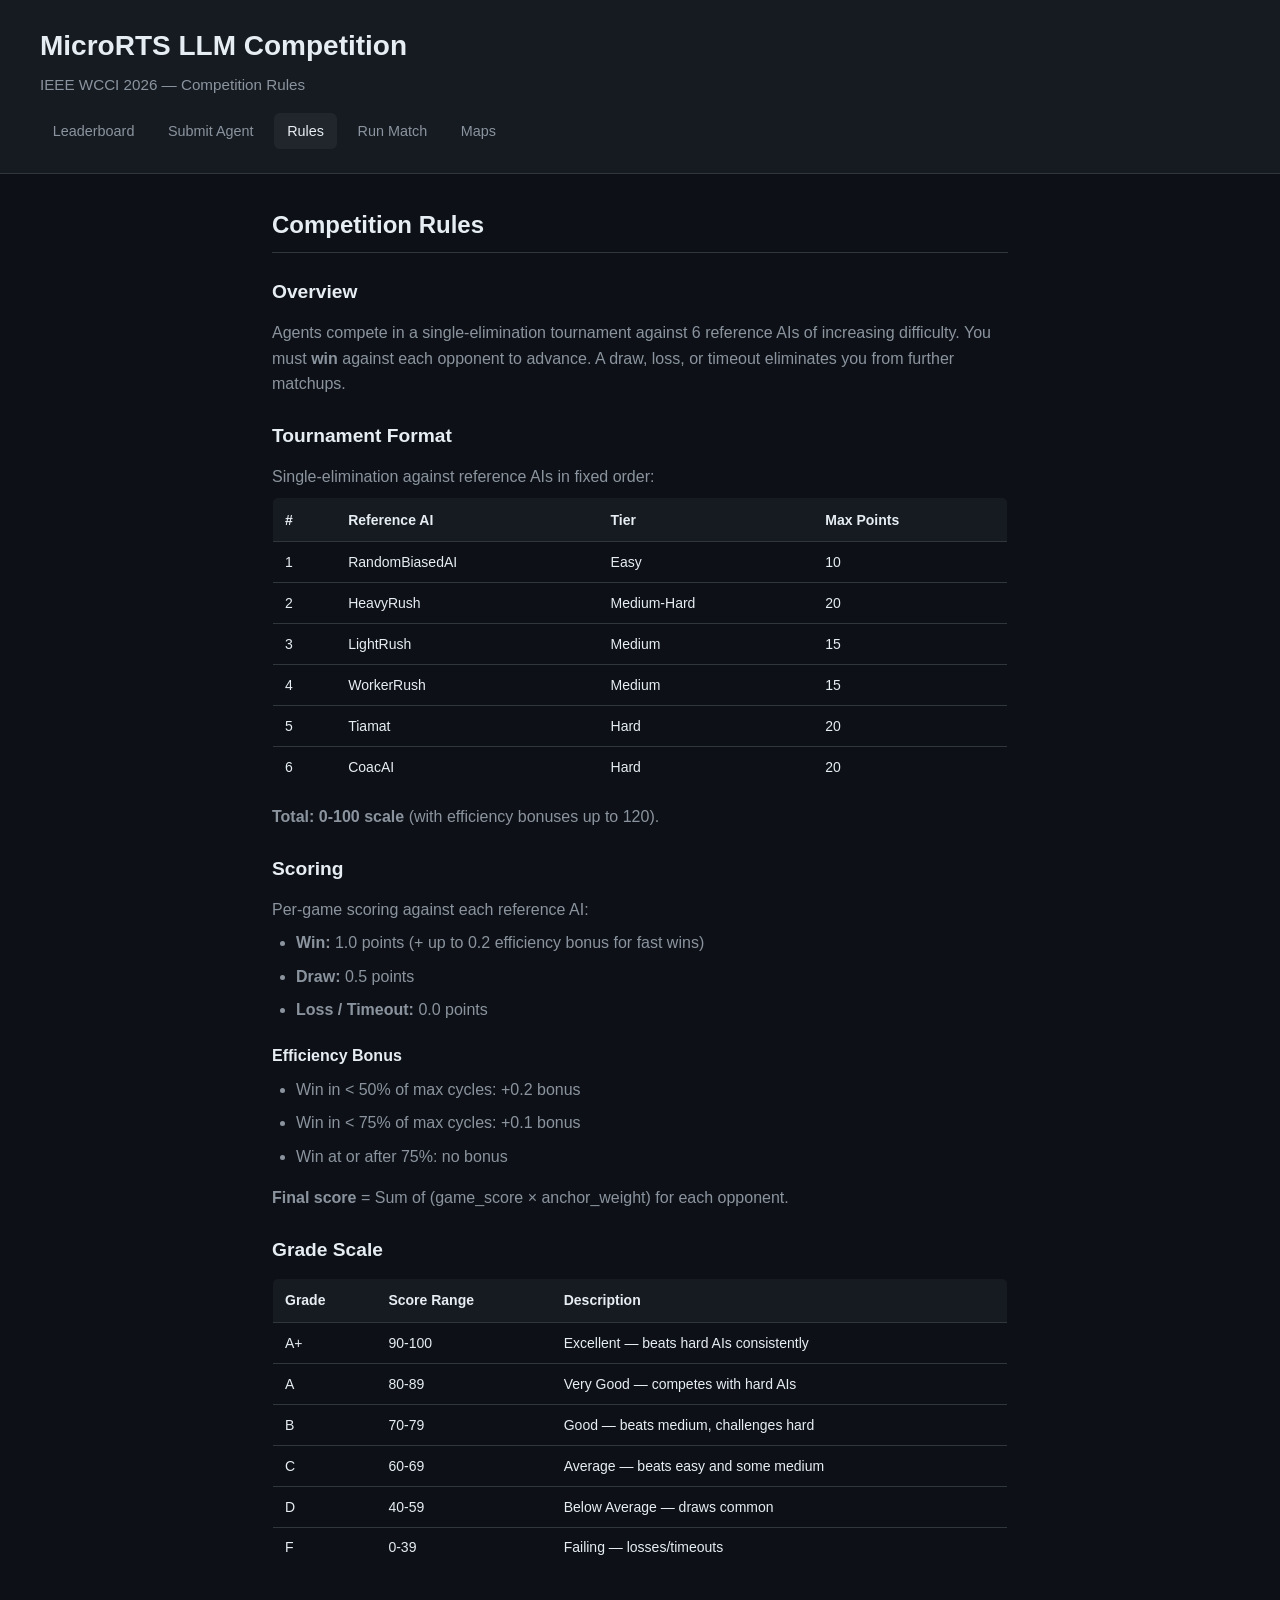
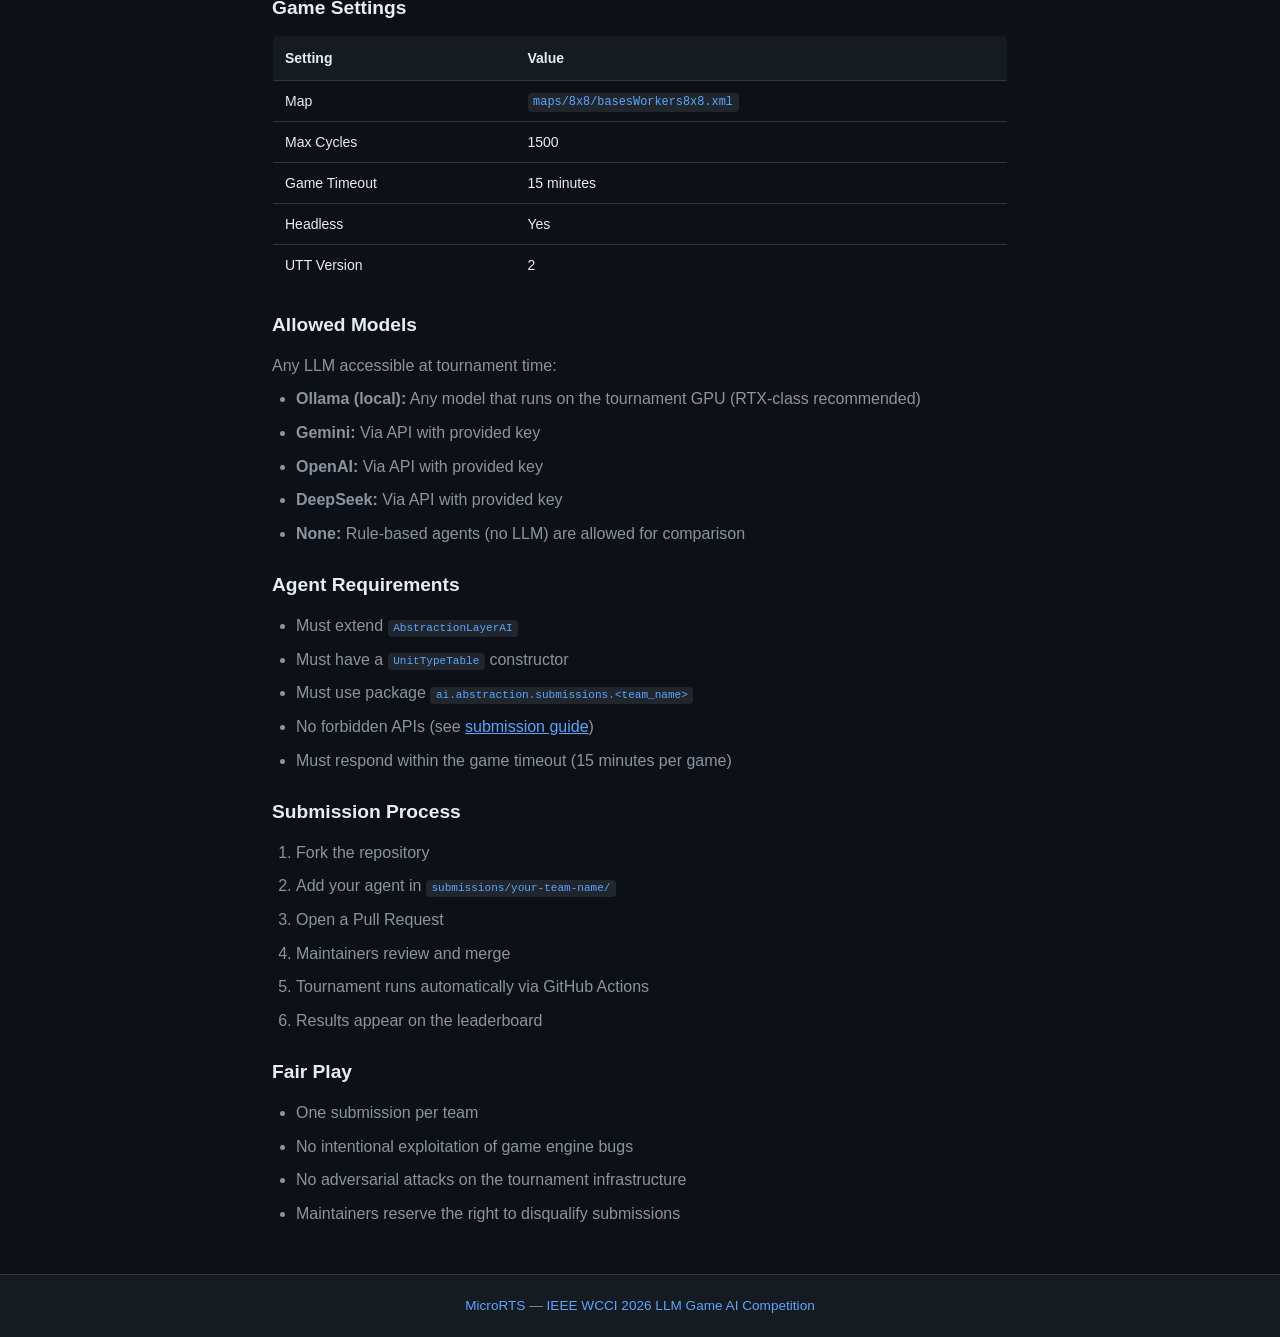
<file: docs/rules.html>
<!DOCTYPE html>
<html lang="en">
<head>
    <meta charset="UTF-8">
    <meta name="viewport" content="width=device-width, initial-scale=1.0">
    <title>Rules - MicroRTS LLM Competition</title>
    <link rel="stylesheet" href="style.css">
</head>
<body>
    <header>
        <div class="header-content">
            <h1>MicroRTS LLM Competition</h1>
            <p class="subtitle">IEEE WCCI 2026 &mdash; Competition Rules</p>
            <nav>
                <a href="index.html">Leaderboard</a>
                <a href="submit.html">Submit Agent</a>
                <a href="rules.html" class="tab active">Rules</a>
                <a href="match.html">Run Match</a>
                <a href="maps.html">Maps</a>
            </nav>
        </div>
    </header>

    <div class="page-content">
        <h1>Competition Rules</h1>

        <h2>Overview</h2>
        <p>Agents compete in a single-elimination tournament against 6 reference AIs of increasing difficulty. You must <strong>win</strong> against each opponent to advance. A draw, loss, or timeout eliminates you from further matchups.</p>

        <h2>Tournament Format</h2>
        <p>Single-elimination against reference AIs in fixed order:</p>

        <table>
            <thead>
                <tr>
                    <th>#</th>
                    <th>Reference AI</th>
                    <th>Tier</th>
                    <th>Max Points</th>
                </tr>
            </thead>
            <tbody>
                <tr><td>1</td><td>RandomBiasedAI</td><td>Easy</td><td>10</td></tr>
                <tr><td>2</td><td>HeavyRush</td><td>Medium-Hard</td><td>20</td></tr>
                <tr><td>3</td><td>LightRush</td><td>Medium</td><td>15</td></tr>
                <tr><td>4</td><td>WorkerRush</td><td>Medium</td><td>15</td></tr>
                <tr><td>5</td><td>Tiamat</td><td>Hard</td><td>20</td></tr>
                <tr><td>6</td><td>CoacAI</td><td>Hard</td><td>20</td></tr>
            </tbody>
        </table>
        <p><strong>Total: 0-100 scale</strong> (with efficiency bonuses up to 120).</p>

        <h2>Scoring</h2>
        <p>Per-game scoring against each reference AI:</p>
        <ul>
            <li><strong>Win:</strong> 1.0 points (+ up to 0.2 efficiency bonus for fast wins)</li>
            <li><strong>Draw:</strong> 0.5 points</li>
            <li><strong>Loss / Timeout:</strong> 0.0 points</li>
        </ul>

        <h3>Efficiency Bonus</h3>
        <ul>
            <li>Win in &lt; 50% of max cycles: +0.2 bonus</li>
            <li>Win in &lt; 75% of max cycles: +0.1 bonus</li>
            <li>Win at or after 75%: no bonus</li>
        </ul>

        <p><strong>Final score</strong> = Sum of (game_score &times; anchor_weight) for each opponent.</p>

        <h2>Grade Scale</h2>
        <table>
            <thead>
                <tr>
                    <th>Grade</th>
                    <th>Score Range</th>
                    <th>Description</th>
                </tr>
            </thead>
            <tbody>
                <tr><td>A+</td><td>90-100</td><td>Excellent &mdash; beats hard AIs consistently</td></tr>
                <tr><td>A</td><td>80-89</td><td>Very Good &mdash; competes with hard AIs</td></tr>
                <tr><td>B</td><td>70-79</td><td>Good &mdash; beats medium, challenges hard</td></tr>
                <tr><td>C</td><td>60-69</td><td>Average &mdash; beats easy and some medium</td></tr>
                <tr><td>D</td><td>40-59</td><td>Below Average &mdash; draws common</td></tr>
                <tr><td>F</td><td>0-39</td><td>Failing &mdash; losses/timeouts</td></tr>
            </tbody>
        </table>

        <h2>Game Settings</h2>
        <table>
            <thead>
                <tr>
                    <th>Setting</th>
                    <th>Value</th>
                </tr>
            </thead>
            <tbody>
                <tr><td>Map</td><td><code>maps/8x8/basesWorkers8x8.xml</code></td></tr>
                <tr><td>Max Cycles</td><td>1500</td></tr>
                <tr><td>Game Timeout</td><td>15 minutes</td></tr>
                <tr><td>Headless</td><td>Yes</td></tr>
                <tr><td>UTT Version</td><td>2</td></tr>
            </tbody>
        </table>

        <h2>Allowed Models</h2>
        <p>Any LLM accessible at tournament time:</p>
        <ul>
            <li><strong>Ollama (local):</strong> Any model that runs on the tournament GPU (RTX-class recommended)</li>
            <li><strong>Gemini:</strong> Via API with provided key</li>
            <li><strong>OpenAI:</strong> Via API with provided key</li>
            <li><strong>DeepSeek:</strong> Via API with provided key</li>
            <li><strong>None:</strong> Rule-based agents (no LLM) are allowed for comparison</li>
        </ul>

        <h2>Agent Requirements</h2>
        <ul>
            <li>Must extend <code>AbstractionLayerAI</code></li>
            <li>Must have a <code>UnitTypeTable</code> constructor</li>
            <li>Must use package <code>ai.abstraction.submissions.&lt;team_name&gt;</code></li>
            <li>No forbidden APIs (see <a href="submit.html" style="color: var(--accent)">submission guide</a>)</li>
            <li>Must respond within the game timeout (15 minutes per game)</li>
        </ul>

        <h2>Submission Process</h2>
        <ol>
            <li>Fork the repository</li>
            <li>Add your agent in <code>submissions/your-team-name/</code></li>
            <li>Open a Pull Request</li>
            <li>Maintainers review and merge</li>
            <li>Tournament runs automatically via GitHub Actions</li>
            <li>Results appear on the leaderboard</li>
        </ol>

        <h2>Fair Play</h2>
        <ul>
            <li>One submission per team</li>
            <li>No intentional exploitation of game engine bugs</li>
            <li>No adversarial attacks on the tournament infrastructure</li>
            <li>Maintainers reserve the right to disqualify submissions</li>
        </ul>
    </div>

    <footer>
        <div class="footer-content">
            <p><a href="https://github.com/drchangliu/MicroRTS/">MicroRTS</a> &mdash; <a href="https://github.com/drchangliu/MicroRTS/blob/master/COMPETITION.md">IEEE WCCI 2026 LLM Game AI Competition</a></p>
        </div>
    </footer>
</body>
</html>
</file>
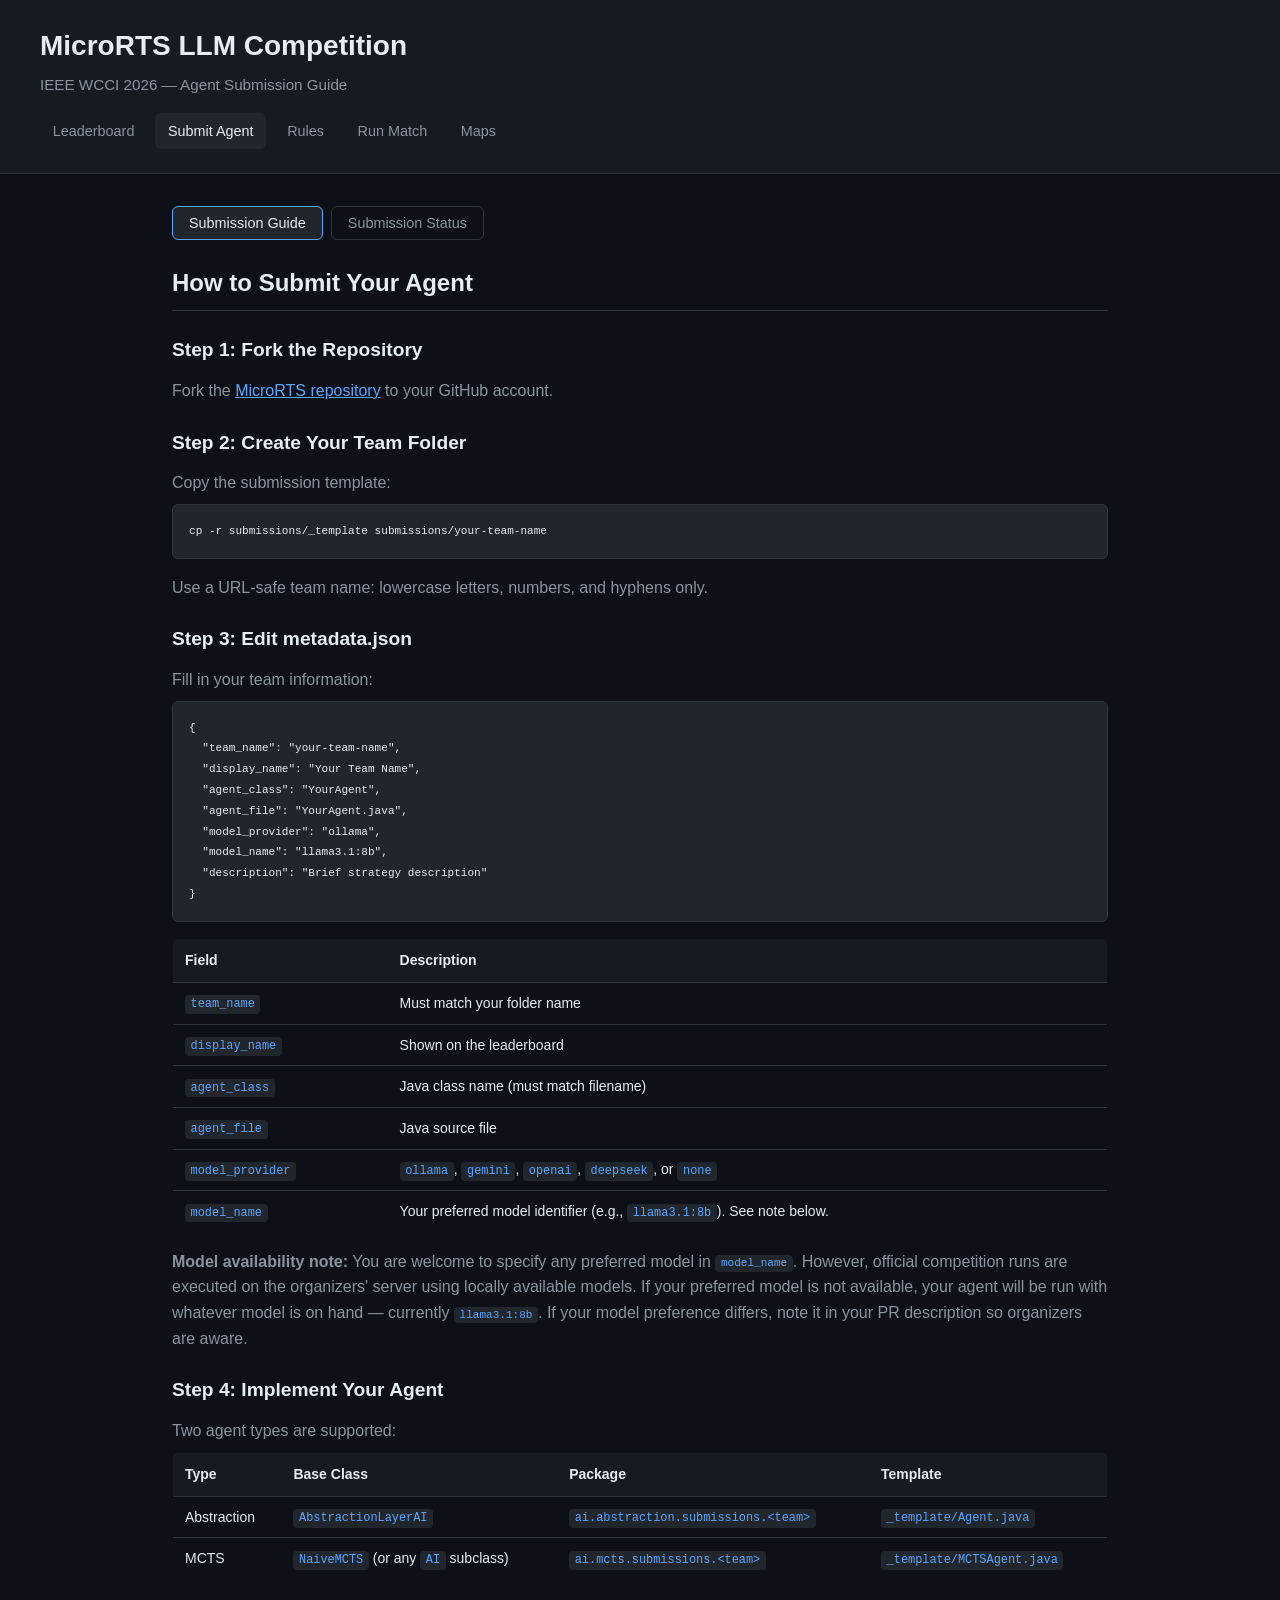
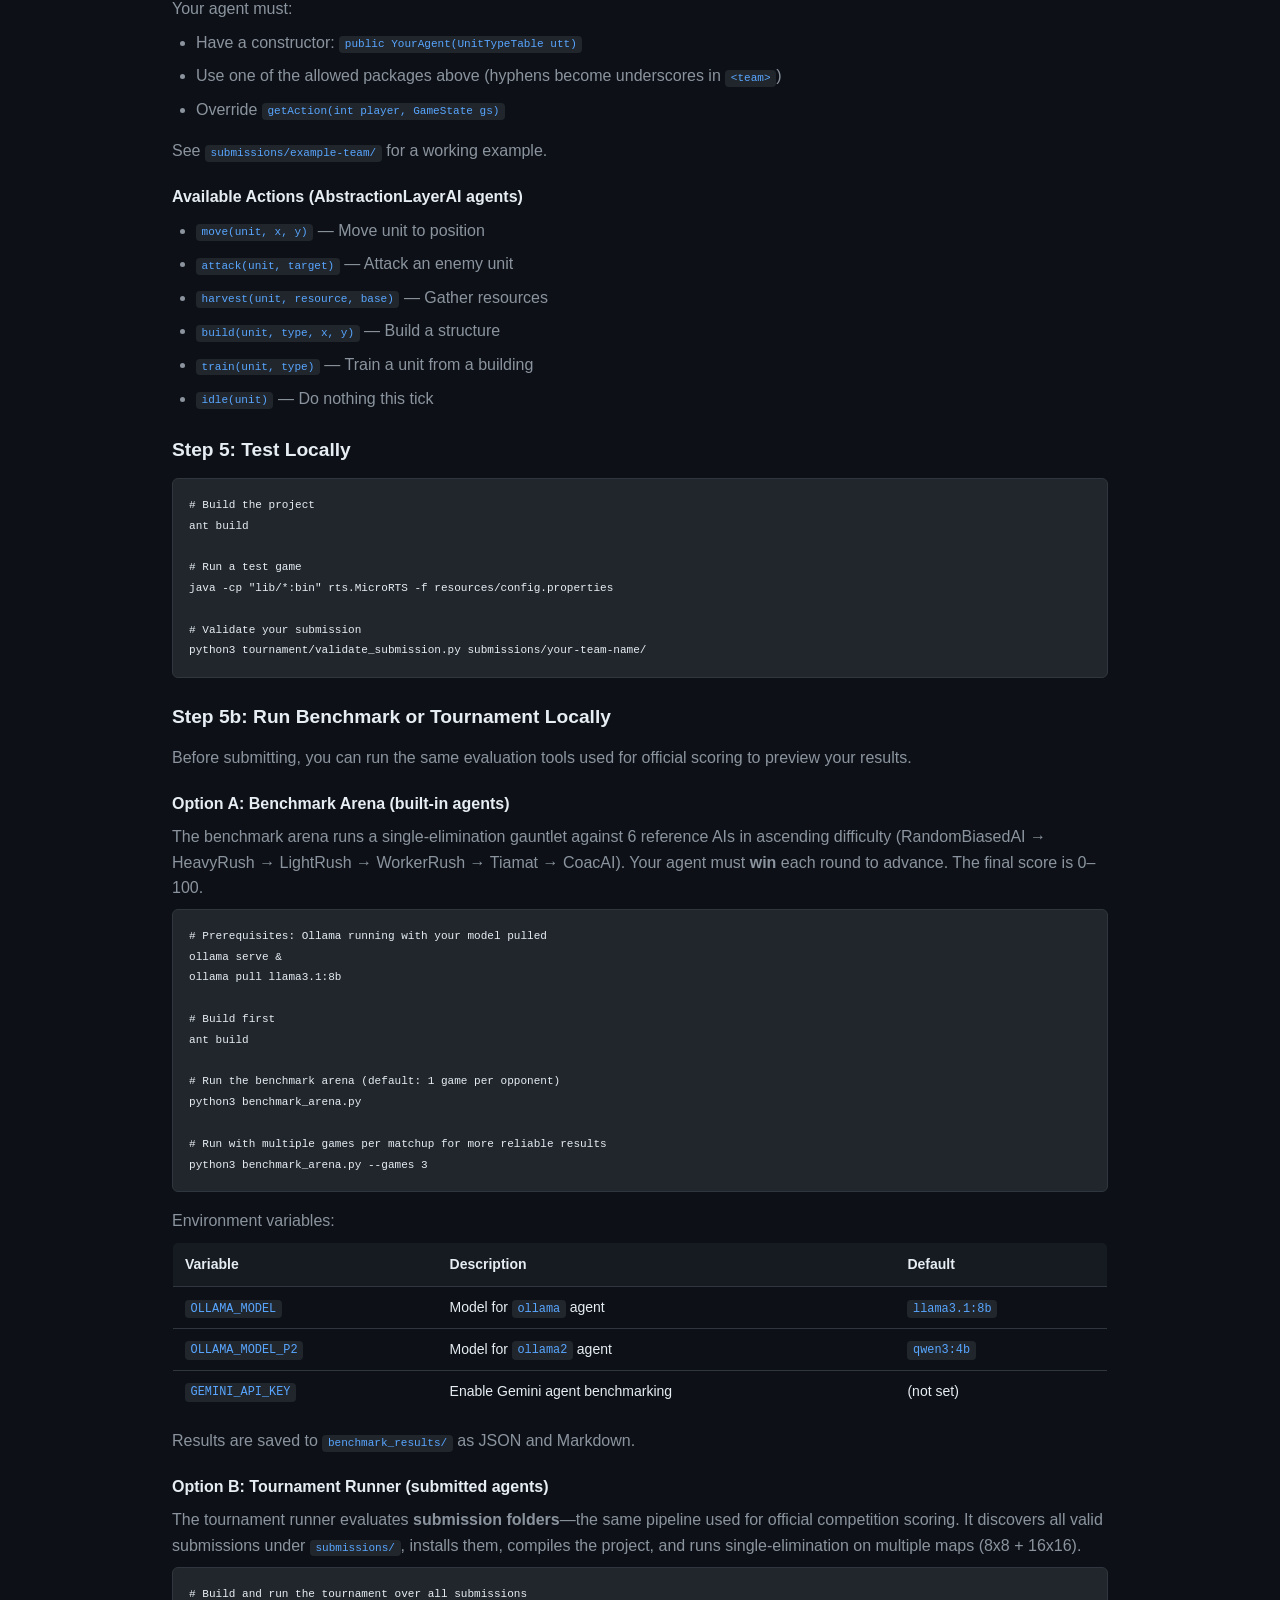
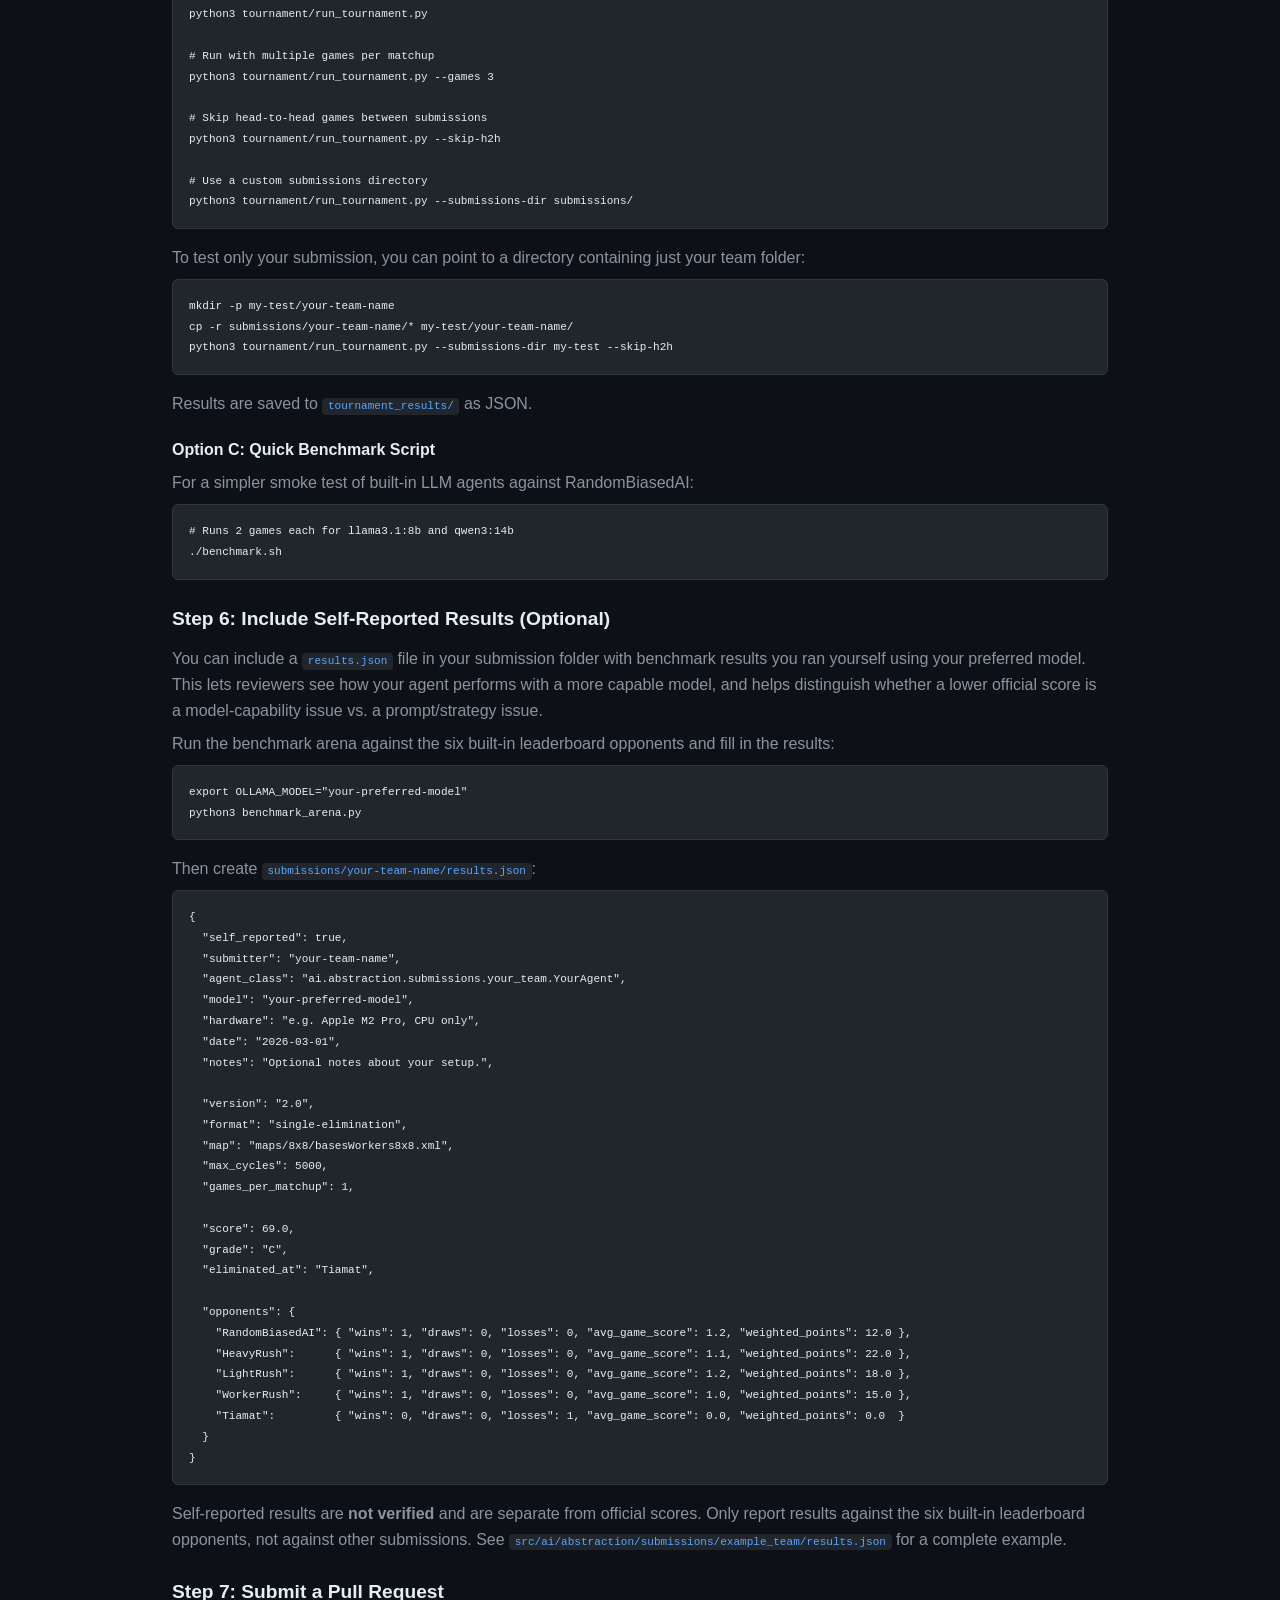
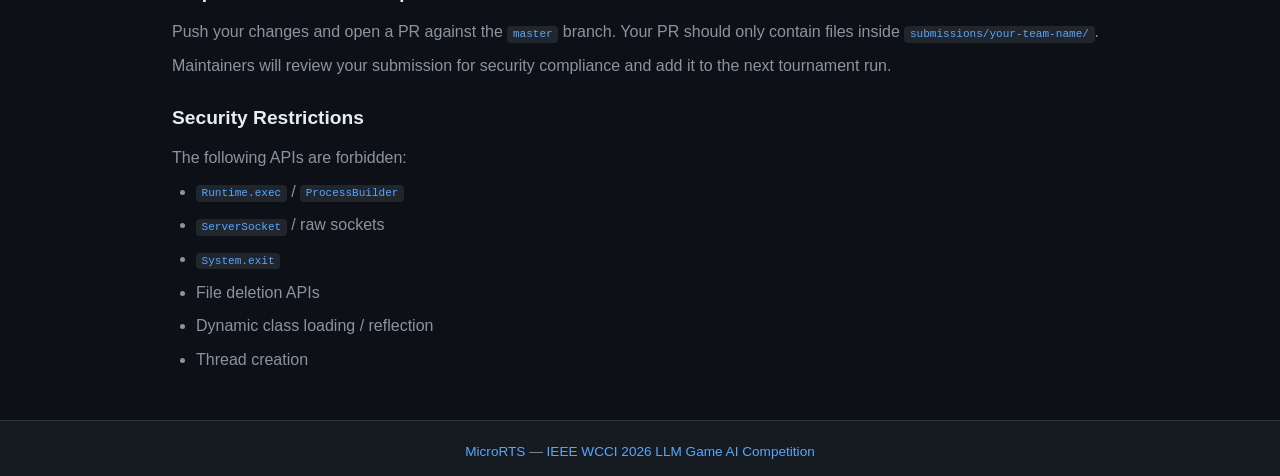
<file: docs/submit.html>
<!DOCTYPE html>
<html lang="en">
<head>
    <meta charset="UTF-8">
    <meta name="viewport" content="width=device-width, initial-scale=1.0">
    <title>Submit Agent - MicroRTS LLM Competition</title>
    <link rel="stylesheet" href="style.css">
    <style>
        /* Submission Status tab styles */
        .submit-tabs { display: flex; gap: 0.5rem; margin-bottom: 1.5rem; }
        .submit-tab { padding: 0.5rem 1rem; border-radius: 6px; cursor: pointer;
            background: transparent; border: 1px solid var(--border); color: var(--text-secondary);
            font-size: 0.9rem; transition: background 0.15s, color 0.15s; }
        .submit-tab:hover { color: var(--text-primary); background: var(--bg-tertiary); }
        .submit-tab.active { color: var(--text-primary); background: var(--bg-tertiary); font-weight: 500; border-color: var(--accent); }
        .submit-tab-content { display: none; }
        .submit-tab-content.active { display: block; }
        .status-badge { display: inline-block; padding: 0.15rem 0.55rem; border-radius: 12px;
            font-weight: 600; font-size: 0.75rem; min-width: 3rem; text-align: center; }
        .status-new { background: #58a6ff; color: #000; }
        .status-review { background: #d29922; color: #000; }
        .status-waiting { background: #f97583; color: #000; }
        .status-accepted { background: #3fb950; color: #000; }
        .status-closed { background: #8b949e; color: #000; }
        .pr-link { color: var(--accent); text-decoration: none; }
        .pr-link:hover { text-decoration: underline; }
        .pr-author { color: var(--text-secondary); font-size: 0.85rem; }
        .pr-date { color: var(--text-muted); font-size: 0.8rem; }
        .loading-msg { color: var(--text-muted); font-style: italic; padding: 1rem 0; }
        .error-msg { color: var(--loss); padding: 1rem 0; }
        .status-legend { display: flex; gap: 1rem; flex-wrap: wrap; margin-bottom: 1rem; font-size: 0.8rem; color: var(--text-secondary); }
        .status-legend-item { display: flex; align-items: center; gap: 0.35rem; }
        #status-table { table-layout: fixed; width: 100%; }
        #status-table th:nth-child(1) { width: 3.5rem; }
        #status-table th:nth-child(2) { width: 40%; }
        #status-table th:nth-child(3) { width: 10%; }
        #status-table th:nth-child(4) { width: 10%; }
        #status-table th:nth-child(5) { width: 6.5rem; }
        #status-table th:nth-child(6) { width: 6.5rem; }
        .title-cell { max-width: 0; overflow: hidden; text-overflow: ellipsis; white-space: nowrap; }
    </style>
</head>
<body>
    <header>
        <div class="header-content">
            <h1>MicroRTS LLM Competition</h1>
            <p class="subtitle">IEEE WCCI 2026 &mdash; Agent Submission Guide</p>
            <nav>
                <a href="index.html">Leaderboard</a>
                <a href="submit.html" class="tab active">Submit Agent</a>
                <a href="rules.html">Rules</a>
                <a href="match.html">Run Match</a>
                <a href="maps.html">Maps</a>
            </nav>
        </div>
    </header>

    <div class="page-content" style="max-width:1000px;">
        <div class="submit-tabs">
            <button class="submit-tab active" data-target="guide-content">Submission Guide</button>
            <button class="submit-tab" data-target="status-content">Submission Status</button>
        </div>

        <div id="guide-content" class="submit-tab-content active">
        <h1>How to Submit Your Agent</h1>

        <h2>Step 1: Fork the Repository</h2>
        <p>Fork the <a href="https://github.com/drchangliu/MicroRTS/" style="color: var(--accent)">MicroRTS repository</a> to your GitHub account.</p>

        <h2>Step 2: Create Your Team Folder</h2>
        <p>Copy the submission template:</p>
        <pre><code>cp -r submissions/_template submissions/your-team-name</code></pre>
        <p>Use a URL-safe team name: lowercase letters, numbers, and hyphens only.</p>

        <h2>Step 3: Edit metadata.json</h2>
        <p>Fill in your team information:</p>
        <pre><code>{
  "team_name": "your-team-name",
  "display_name": "Your Team Name",
  "agent_class": "YourAgent",
  "agent_file": "YourAgent.java",
  "model_provider": "ollama",
  "model_name": "llama3.1:8b",
  "description": "Brief strategy description"
}</code></pre>

        <table>
            <thead>
                <tr>
                    <th>Field</th>
                    <th>Description</th>
                </tr>
            </thead>
            <tbody>
                <tr><td><code>team_name</code></td><td>Must match your folder name</td></tr>
                <tr><td><code>display_name</code></td><td>Shown on the leaderboard</td></tr>
                <tr><td><code>agent_class</code></td><td>Java class name (must match filename)</td></tr>
                <tr><td><code>agent_file</code></td><td>Java source file</td></tr>
                <tr><td><code>model_provider</code></td><td><code>ollama</code>, <code>gemini</code>, <code>openai</code>, <code>deepseek</code>, or <code>none</code></td></tr>
                <tr><td><code>model_name</code></td><td>Your preferred model identifier (e.g., <code>llama3.1:8b</code>). See note below.</td></tr>
            </tbody>
        </table>

        <p><strong>Model availability note:</strong> You are welcome to specify any preferred model in <code>model_name</code>. However, official competition runs are executed on the organizers' server using locally available models. If your preferred model is not available, your agent will be run with whatever model is on hand &mdash; currently <code>llama3.1:8b</code>. If your model preference differs, note it in your PR description so organizers are aware.</p>

        <h2>Step 4: Implement Your Agent</h2>
        <p>Two agent types are supported:</p>

        <table>
            <thead>
                <tr>
                    <th>Type</th>
                    <th>Base Class</th>
                    <th>Package</th>
                    <th>Template</th>
                </tr>
            </thead>
            <tbody>
                <tr>
                    <td>Abstraction</td>
                    <td><code>AbstractionLayerAI</code></td>
                    <td><code>ai.abstraction.submissions.&lt;team&gt;</code></td>
                    <td><code>_template/Agent.java</code></td>
                </tr>
                <tr>
                    <td>MCTS</td>
                    <td><code>NaiveMCTS</code> (or any <code>AI</code> subclass)</td>
                    <td><code>ai.mcts.submissions.&lt;team&gt;</code></td>
                    <td><code>_template/MCTSAgent.java</code></td>
                </tr>
            </tbody>
        </table>

        <p>Your agent must:</p>
        <ul>
            <li>Have a constructor: <code>public YourAgent(UnitTypeTable utt)</code></li>
            <li>Use one of the allowed packages above (hyphens become underscores in <code>&lt;team&gt;</code>)</li>
            <li>Override <code>getAction(int player, GameState gs)</code></li>
        </ul>
        <p>See <code>submissions/example-team/</code> for a working example.</p>

        <h3>Available Actions (AbstractionLayerAI agents)</h3>
        <ul>
            <li><code>move(unit, x, y)</code> &mdash; Move unit to position</li>
            <li><code>attack(unit, target)</code> &mdash; Attack an enemy unit</li>
            <li><code>harvest(unit, resource, base)</code> &mdash; Gather resources</li>
            <li><code>build(unit, type, x, y)</code> &mdash; Build a structure</li>
            <li><code>train(unit, type)</code> &mdash; Train a unit from a building</li>
            <li><code>idle(unit)</code> &mdash; Do nothing this tick</li>
        </ul>

        <h2>Step 5: Test Locally</h2>
        <pre><code># Build the project
ant build

# Run a test game
java -cp "lib/*:bin" rts.MicroRTS -f resources/config.properties

# Validate your submission
python3 tournament/validate_submission.py submissions/your-team-name/</code></pre>

        <h2>Step 5b: Run Benchmark or Tournament Locally</h2>
        <p>Before submitting, you can run the same evaluation tools used for official scoring to preview your results.</p>

        <h3>Option A: Benchmark Arena (built-in agents)</h3>
        <p>The benchmark arena runs a single-elimination gauntlet against 6 reference AIs in ascending difficulty (RandomBiasedAI &rarr; HeavyRush &rarr; LightRush &rarr; WorkerRush &rarr; Tiamat &rarr; CoacAI). Your agent must <strong>win</strong> each round to advance. The final score is 0&ndash;100.</p>
        <pre><code># Prerequisites: Ollama running with your model pulled
ollama serve &amp;
ollama pull llama3.1:8b

# Build first
ant build

# Run the benchmark arena (default: 1 game per opponent)
python3 benchmark_arena.py

# Run with multiple games per matchup for more reliable results
python3 benchmark_arena.py --games 3</code></pre>
        <p>Environment variables:</p>
        <table>
            <thead><tr><th>Variable</th><th>Description</th><th>Default</th></tr></thead>
            <tbody>
                <tr><td><code>OLLAMA_MODEL</code></td><td>Model for <code>ollama</code> agent</td><td><code>llama3.1:8b</code></td></tr>
                <tr><td><code>OLLAMA_MODEL_P2</code></td><td>Model for <code>ollama2</code> agent</td><td><code>qwen3:4b</code></td></tr>
                <tr><td><code>GEMINI_API_KEY</code></td><td>Enable Gemini agent benchmarking</td><td>(not set)</td></tr>
            </tbody>
        </table>
        <p>Results are saved to <code>benchmark_results/</code> as JSON and Markdown.</p>

        <h3>Option B: Tournament Runner (submitted agents)</h3>
        <p>The tournament runner evaluates <strong>submission folders</strong>&mdash;the same pipeline used for official competition scoring. It discovers all valid submissions under <code>submissions/</code>, installs them, compiles the project, and runs single-elimination on multiple maps (8x8 + 16x16).</p>
        <pre><code># Build and run the tournament over all submissions
python3 tournament/run_tournament.py

# Run with multiple games per matchup
python3 tournament/run_tournament.py --games 3

# Skip head-to-head games between submissions
python3 tournament/run_tournament.py --skip-h2h

# Use a custom submissions directory
python3 tournament/run_tournament.py --submissions-dir submissions/</code></pre>
        <p>To test only your submission, you can point to a directory containing just your team folder:</p>
        <pre><code>mkdir -p my-test/your-team-name
cp -r submissions/your-team-name/* my-test/your-team-name/
python3 tournament/run_tournament.py --submissions-dir my-test --skip-h2h</code></pre>
        <p>Results are saved to <code>tournament_results/</code> as JSON.</p>

        <h3>Option C: Quick Benchmark Script</h3>
        <p>For a simpler smoke test of built-in LLM agents against RandomBiasedAI:</p>
        <pre><code># Runs 2 games each for llama3.1:8b and qwen3:14b
./benchmark.sh</code></pre>

        <h2>Step 6: Include Self-Reported Results (Optional)</h2>
        <p>You can include a <code>results.json</code> file in your submission folder with benchmark results you ran yourself using your preferred model. This lets reviewers see how your agent performs with a more capable model, and helps distinguish whether a lower official score is a model-capability issue vs. a prompt/strategy issue.</p>
        <p>Run the benchmark arena against the six built-in leaderboard opponents and fill in the results:</p>
        <pre><code>export OLLAMA_MODEL="your-preferred-model"
python3 benchmark_arena.py</code></pre>
        <p>Then create <code>submissions/your-team-name/results.json</code>:</p>
        <pre><code>{
  "self_reported": true,
  "submitter": "your-team-name",
  "agent_class": "ai.abstraction.submissions.your_team.YourAgent",
  "model": "your-preferred-model",
  "hardware": "e.g. Apple M2 Pro, CPU only",
  "date": "2026-03-01",
  "notes": "Optional notes about your setup.",

  "version": "2.0",
  "format": "single-elimination",
  "map": "maps/8x8/basesWorkers8x8.xml",
  "max_cycles": 5000,
  "games_per_matchup": 1,

  "score": 69.0,
  "grade": "C",
  "eliminated_at": "Tiamat",

  "opponents": {
    "RandomBiasedAI": { "wins": 1, "draws": 0, "losses": 0, "avg_game_score": 1.2, "weighted_points": 12.0 },
    "HeavyRush":      { "wins": 1, "draws": 0, "losses": 0, "avg_game_score": 1.1, "weighted_points": 22.0 },
    "LightRush":      { "wins": 1, "draws": 0, "losses": 0, "avg_game_score": 1.2, "weighted_points": 18.0 },
    "WorkerRush":     { "wins": 1, "draws": 0, "losses": 0, "avg_game_score": 1.0, "weighted_points": 15.0 },
    "Tiamat":         { "wins": 0, "draws": 0, "losses": 1, "avg_game_score": 0.0, "weighted_points": 0.0  }
  }
}</code></pre>
        <p>Self-reported results are <strong>not verified</strong> and are separate from official scores. Only report results against the six built-in leaderboard opponents, not against other submissions. See <code>src/ai/abstraction/submissions/example_team/results.json</code> for a complete example.</p>

        <h2>Step 7: Submit a Pull Request</h2>
        <p>Push your changes and open a PR against the <code>master</code> branch. Your PR should only contain files inside <code>submissions/your-team-name/</code>.</p>
        <p>Maintainers will review your submission for security compliance and add it to the next tournament run.</p>

        <h2>Security Restrictions</h2>
        <p>The following APIs are forbidden:</p>
        <ul>
            <li><code>Runtime.exec</code> / <code>ProcessBuilder</code></li>
            <li><code>ServerSocket</code> / raw sockets</li>
            <li><code>System.exit</code></li>
            <li>File deletion APIs</li>
            <li>Dynamic class loading / reflection</li>
            <li>Thread creation</li>
        </ul>
        </div><!-- end guide-content -->

        <div id="status-content" class="submit-tab-content">
            <h1>Submission Status</h1>
            <p style="color: var(--text-secondary); margin-bottom: 1rem;">
                Live status of all pull request submissions to the
                <a href="https://github.com/drchangliu/MicroRTS/pulls" style="color: var(--accent)">MicroRTS repository</a>.
            </p>
            <div class="status-legend">
                <span class="status-legend-item"><span class="status-badge status-new">New</span> Awaiting review</span>
                <span class="status-legend-item"><span class="status-badge status-review">Under Review</span> Author responded</span>
                <span class="status-legend-item"><span class="status-badge status-waiting">Waiting for Author</span> Revision needed</span>
                <span class="status-legend-item"><span class="status-badge status-accepted">Accepted</span> Merged</span>
                <span class="status-legend-item"><span class="status-badge status-closed">Closed</span> Not merged</span>
            </div>
            <div id="status-loading" class="loading-msg">Loading submissions from GitHub...</div>
            <div id="status-error" class="error-msg" style="display:none;"></div>
            <div class="table-container" id="status-table-wrap" style="display:none;">
                <table id="status-table">
                    <thead>
                        <tr>
                            <th>PR</th>
                            <th>Title</th>
                            <th>Author</th>
                            <th>Status</th>
                            <th>Opened</th>
                            <th>Updated</th>
                        </tr>
                    </thead>
                    <tbody></tbody>
                </table>
            </div>
        </div><!-- end status-content -->
    </div>

    <footer>
        <div class="footer-content">
            <p><a href="https://github.com/drchangliu/MicroRTS/">MicroRTS</a> &mdash; <a href="https://github.com/drchangliu/MicroRTS/blob/master/COMPETITION.md">IEEE WCCI 2026 LLM Game AI Competition</a></p>
        </div>
    </footer>

    <script>
    (function () {
        'use strict';

        var REPO_OWNER = 'drchangliu';
        var REPO_NAME = 'MicroRTS';
        var API_BASE = 'https://api.github.com/repos/' + REPO_OWNER + '/' + REPO_NAME;

        // Tab switching
        var tabs = document.querySelectorAll('.submit-tab');
        for (var i = 0; i < tabs.length; i++) {
            tabs[i].addEventListener('click', function () {
                for (var j = 0; j < tabs.length; j++) tabs[j].classList.remove('active');
                this.classList.add('active');
                var contents = document.querySelectorAll('.submit-tab-content');
                for (var j = 0; j < contents.length; j++) contents[j].classList.remove('active');
                var target = document.getElementById(this.getAttribute('data-target'));
                if (target) target.classList.add('active');
                // Load status data on first click
                if (this.getAttribute('data-target') === 'status-content' && !statusLoaded) {
                    loadSubmissionStatus();
                }
            });
        }

        // Activate tab from URL hash
        if (window.location.hash === '#status') {
            var statusTab = document.querySelector('.submit-tab[data-target="status-content"]');
            if (statusTab) statusTab.click();
        }

        var statusLoaded = false;

        function escapeHtml(str) {
            if (str == null) return '';
            return String(str).replace(/&/g, '&amp;').replace(/</g, '&lt;').replace(/>/g, '&gt;').replace(/"/g, '&quot;');
        }

        function formatDate(dateStr) {
            if (!dateStr) return '--';
            try {
                return new Date(dateStr).toLocaleDateString('en-US', { year: 'numeric', month: 'short', day: 'numeric' });
            } catch (e) { return dateStr.substring(0, 10); }
        }

        function determineStatus(pr, comments) {
            // Merged
            if (pr.merged_at) return { label: 'Accepted', cls: 'status-accepted' };
            // Closed without merge
            if (pr.state === 'closed') return { label: 'Closed', cls: 'status-closed' };
            // Open PR with no comments = New
            if (!comments || comments.length === 0) return { label: 'New', cls: 'status-new' };

            // Find last comment from repo owner vs PR author
            var lastOwnerComment = null;
            var lastAuthorComment = null;
            var prAuthor = pr.user.login.toLowerCase();

            for (var i = 0; i < comments.length; i++) {
                var c = comments[i];
                var commenter = c.user.login.toLowerCase();
                var assoc = c.author_association;
                if (assoc === 'OWNER' || assoc === 'MEMBER' || assoc === 'COLLABORATOR') {
                    lastOwnerComment = c;
                } else if (commenter === prAuthor) {
                    lastAuthorComment = c;
                }
            }

            // No owner comment yet = still New
            if (!lastOwnerComment) return { label: 'New', cls: 'status-new' };

            // Owner commented; did author respond after?
            if (lastAuthorComment && new Date(lastAuthorComment.created_at) > new Date(lastOwnerComment.created_at)) {
                return { label: 'Under Review', cls: 'status-review' };
            }

            return { label: 'Waiting for Author', cls: 'status-waiting' };
        }

        function renderTable(prsWithStatus) {
            var tbody = document.querySelector('#status-table tbody');
            tbody.innerHTML = '';

            // Sort: open PRs first (by newest), then closed (by newest)
            prsWithStatus.sort(function (a, b) {
                var aOpen = a.pr.state === 'open' ? 0 : 1;
                var bOpen = b.pr.state === 'open' ? 0 : 1;
                if (aOpen !== bOpen) return aOpen - bOpen;
                return new Date(b.pr.updated_at) - new Date(a.pr.updated_at);
            });

            for (var i = 0; i < prsWithStatus.length; i++) {
                var item = prsWithStatus[i];
                var pr = item.pr;
                var status = item.status;
                var row = document.createElement('tr');
                row.innerHTML =
                    '<td><a class="pr-link" href="' + escapeHtml(pr.html_url) + '" target="_blank">#' + pr.number + '</a></td>' +
                    '<td class="title-cell" title="' + escapeHtml(pr.title) + '"><a class="pr-link" href="' + escapeHtml(pr.html_url) + '" target="_blank">' + escapeHtml(pr.title) + '</a></td>' +
                    '<td class="pr-author"><a class="pr-link" href="' + escapeHtml(pr.user.html_url) + '" target="_blank">' + escapeHtml(pr.user.login) + '</a></td>' +
                    '<td><span class="status-badge ' + status.cls + '">' + escapeHtml(status.label) + '</span></td>' +
                    '<td class="pr-date">' + formatDate(pr.created_at) + '</td>' +
                    '<td class="pr-date">' + formatDate(pr.updated_at) + '</td>';
                tbody.appendChild(row);
            }

            document.getElementById('status-loading').style.display = 'none';
            document.getElementById('status-table-wrap').style.display = '';
        }

        function loadSubmissionStatus() {
            statusLoaded = true;
            document.getElementById('status-loading').style.display = '';
            document.getElementById('status-error').style.display = 'none';
            document.getElementById('status-table-wrap').style.display = 'none';

            // Fetch open and closed PRs (up to 30 each, most recent)
            Promise.all([
                fetch(API_BASE + '/pulls?state=open&per_page=30&sort=updated&direction=desc').then(function (r) { return r.json(); }),
                fetch(API_BASE + '/pulls?state=closed&per_page=30&sort=updated&direction=desc').then(function (r) { return r.json(); })
            ]).then(function (results) {
                var allPRs = results[0].concat(results[1]);

                // For each PR, fetch its comments to determine status
                var commentFetches = allPRs.map(function (pr) {
                    return fetch(API_BASE + '/issues/' + pr.number + '/comments?per_page=100')
                        .then(function (r) { return r.json(); })
                        .then(function (comments) {
                            return { pr: pr, status: determineStatus(pr, comments) };
                        });
                });

                return Promise.all(commentFetches);
            }).then(function (prsWithStatus) {
                renderTable(prsWithStatus);
            }).catch(function (err) {
                console.error('Failed to load PR status:', err);
                document.getElementById('status-loading').style.display = 'none';
                var errEl = document.getElementById('status-error');
                errEl.textContent = 'Failed to load submission status from GitHub. This may be due to API rate limiting. Try again in a few minutes.';
                errEl.style.display = '';
            });
        }
    })();
    </script>
</body>
</html>
</file>
<file: docs/style.css>
/* MicroRTS LLM Competition - Dark Theme */

:root {
    --bg-primary: #0d1117;
    --bg-secondary: #161b22;
    --bg-tertiary: #21262d;
    --border: #30363d;
    --text-primary: #e6edf3;
    --text-secondary: #8b949e;
    --text-muted: #6e7681;
    --accent: #58a6ff;
    --accent-hover: #79c0ff;

    /* Grade colors */
    --grade-aplus: #ffd700;
    --grade-a: #3fb950;
    --grade-b: #58a6ff;
    --grade-c: #d29922;
    --grade-d: #f97583;
    --grade-f: #8b949e;

    /* Result colors */
    --win: #3fb950;
    --loss: #f85149;
    --draw: #d29922;
}

* {
    margin: 0;
    padding: 0;
    box-sizing: border-box;
}

body {
    font-family: -apple-system, BlinkMacSystemFont, "Segoe UI", Helvetica, Arial, sans-serif;
    background: var(--bg-primary);
    color: var(--text-primary);
    line-height: 1.6;
    min-height: 100vh;
    display: flex;
    flex-direction: column;
}

/* Header */
header {
    background: var(--bg-secondary);
    border-bottom: 1px solid var(--border);
    padding: 1.5rem 2rem;
}

.header-content {
    max-width: 1200px;
    margin: 0 auto;
}

header h1 {
    font-size: 1.75rem;
    font-weight: 600;
    margin-bottom: 0.25rem;
}

.subtitle {
    color: var(--text-secondary);
    font-size: 0.95rem;
    margin-bottom: 1rem;
}

nav {
    display: flex;
    gap: 0.5rem;
    align-items: center;
    flex-wrap: wrap;
}

nav a {
    color: var(--text-secondary);
    text-decoration: none;
    padding: 0.4rem 0.8rem;
    border-radius: 6px;
    font-size: 0.9rem;
    transition: background 0.15s, color 0.15s;
}

nav a:hover {
    color: var(--text-primary);
    background: var(--bg-tertiary);
}

nav a.tab.active {
    color: var(--text-primary);
    background: var(--bg-tertiary);
    font-weight: 500;
}

.nav-sep {
    color: var(--border);
    margin: 0 0.25rem;
}

/* Main */
main {
    max-width: 1200px;
    margin: 0 auto;
    padding: 2rem;
    width: 100%;
    flex: 1;
}

.tab-content {
    display: none;
}

.tab-content.active {
    display: block;
}

h2 {
    font-size: 1.35rem;
    font-weight: 600;
    margin-bottom: 0.5rem;
}

.section-desc {
    color: var(--text-secondary);
    font-size: 0.9rem;
    margin-bottom: 1rem;
}

/* Toolbar: search + date filter on one line */
.toolbar {
    display: flex;
    gap: 0.5rem;
    align-items: center;
    margin-bottom: 0.75rem;
    flex-wrap: nowrap;
}

.search-input {
    flex: 1 1 200px;
    min-width: 120px;
    padding: 0.4rem 0.65rem;
    background: var(--bg-secondary);
    border: 1px solid var(--border);
    border-radius: 6px;
    color: var(--text-primary);
    font-size: 0.85rem;
    outline: none;
    transition: border-color 0.15s;
}

.search-input:focus {
    border-color: var(--accent);
}

.search-input::placeholder {
    color: var(--text-muted);
}

.date-label {
    color: var(--text-secondary);
    font-size: 0.8rem;
    flex-shrink: 0;
}

.date-input {
    padding: 0.35rem 0.5rem;
    background: var(--bg-secondary);
    border: 1px solid var(--border);
    border-radius: 6px;
    color: var(--text-primary);
    font-size: 0.8rem;
    outline: none;
    color-scheme: dark;
    flex-shrink: 0;
}

.date-input:focus {
    border-color: var(--accent);
}

.btn-filter {
    background: var(--accent);
    border: 1px solid var(--accent);
    border-radius: 6px;
    color: #000;
    cursor: pointer;
    padding: 0.35rem 0.75rem;
    font-size: 0.85rem;
    font-weight: 600;
    line-height: 1.2;
    flex-shrink: 0;
    transition: background 0.15s;
}

.btn-filter:hover {
    background: var(--accent-hover);
    border-color: var(--accent-hover);
}

.btn-clear {
    background: var(--bg-tertiary);
    border: 1px solid var(--border);
    border-radius: 6px;
    color: var(--text-secondary);
    cursor: pointer;
    padding: 0.35rem 0.55rem;
    font-size: 0.85rem;
    line-height: 1;
    flex-shrink: 0;
    transition: background 0.15s, color 0.15s;
}

.btn-clear:hover {
    background: var(--border);
    color: var(--text-primary);
}

/* Result count */
.result-count {
    color: var(--text-muted);
    font-size: 0.8rem;
    margin-top: 0.5rem;
    padding-left: 0.25rem;
}

/* Tables */
.table-container {
    overflow-x: auto;
    border: 1px solid var(--border);
    border-radius: 6px;
}

table {
    width: 100%;
    border-collapse: collapse;
    font-size: 0.875rem;
}

thead {
    background: var(--bg-secondary);
}

th {
    padding: 0.65rem 0.75rem;
    text-align: left;
    font-weight: 600;
    color: var(--text-primary);
    border-bottom: 1px solid var(--border);
    white-space: nowrap;
}

/* Sortable column headers */
th[data-sort] {
    cursor: pointer;
    user-select: none;
    position: relative;
    padding-right: 1.4rem;
    transition: color 0.15s;
}

th[data-sort]:hover {
    color: var(--accent);
}

th[data-sort]::after {
    content: '\2195';
    position: absolute;
    right: 0.4rem;
    opacity: 0.3;
    font-size: 0.75rem;
}

th[data-sort].sort-asc::after {
    content: '\2191';
    opacity: 0.9;
    color: var(--accent);
}

th[data-sort].sort-desc::after {
    content: '\2193';
    opacity: 0.9;
    color: var(--accent);
}

td {
    padding: 0.55rem 0.75rem;
    border-bottom: 1px solid var(--border);
    white-space: nowrap;
}

tbody tr:last-child td {
    border-bottom: none;
}

tbody tr:hover {
    background: var(--bg-secondary);
}

/* Grade badges */
.grade {
    display: inline-block;
    padding: 0.15rem 0.5rem;
    border-radius: 12px;
    font-weight: 600;
    font-size: 0.8rem;
    min-width: 2.2rem;
    text-align: center;
}

.grade-aplus { background: var(--grade-aplus); color: #000; }
.grade-a     { background: var(--grade-a); color: #000; }
.grade-b     { background: var(--grade-b); color: #000; }
.grade-c     { background: var(--grade-c); color: #000; }
.grade-d     { background: var(--grade-d); color: #000; }
.grade-f     { background: var(--grade-f); color: #000; }

/* Opponent result cells */
.result-win  { color: var(--win); font-weight: 500; }
.result-loss { color: var(--loss); font-weight: 500; }
.result-draw { color: var(--draw); font-weight: 500; }
.result-skip { color: var(--text-muted); }

/* Score column */
.score-cell {
    font-weight: 600;
    font-variant-numeric: tabular-nums;
}

/* Rank column */
.rank-cell {
    color: var(--text-muted);
    font-weight: 500;
}

/* Date column */
.date-cell {
    color: var(--text-secondary);
    font-size: 0.8rem;
}

.date-cell .time-ago {
    color: var(--text-muted);
    font-size: 0.75rem;
}

/* H2H matrix */
#h2h-table th,
#h2h-table td {
    text-align: center;
    min-width: 4rem;
}

#h2h-table th:first-child,
#h2h-table td:first-child {
    text-align: left;
    font-weight: 500;
}

.h2h-self {
    background: var(--bg-tertiary);
    color: var(--text-muted);
}

/* Clickable table rows (leaderboard, benchmarks, history tables only) */
#leaderboard-table tbody tr,
#benchmarks-table tbody tr,
#history-table tbody tr {
    cursor: pointer;
    transition: background 0.15s;
}

tr.detail-row {
    cursor: default;
}

tr.detail-row td {
    padding: 0;
    border-bottom: 1px solid var(--border);
}

tr.detail-row:hover {
    background: inherit;
}

tr.active-row {
    background: var(--bg-secondary);
}

/* Detail panel (expanded below a clicked row) */
.detail-panel {
    background: var(--bg-tertiary);
    border: 1px solid var(--border);
    border-radius: 6px;
    padding: 1rem 1.25rem;
    margin: 0.5rem 0.75rem;
}

.detail-panel h4 {
    margin: 0 0 0.75rem 0;
    font-size: 0.9rem;
    color: var(--text-secondary);
}

.game-cards {
    display: flex;
    flex-wrap: wrap;
    gap: 0.75rem;
}

.game-card {
    background: var(--bg-secondary);
    border: 1px solid var(--border);
    border-radius: 6px;
    padding: 0.75rem 1rem;
    min-width: 160px;
    flex: 0 1 auto;
}

.game-card .opponent-name {
    font-weight: 600;
    font-size: 0.85rem;
    margin-bottom: 0.35rem;
}

.game-card .result-badge {
    display: inline-block;
    padding: 0.1rem 0.4rem;
    border-radius: 4px;
    font-size: 0.75rem;
    font-weight: 600;
    margin-bottom: 0.35rem;
}

.game-card .result-badge.badge-win { background: var(--win); color: #000; }
.game-card .result-badge.badge-loss { background: var(--loss); color: #000; }
.game-card .result-badge.badge-draw { background: var(--draw); color: #000; }
.game-card .result-badge.badge-skip { background: var(--bg-tertiary); color: var(--text-muted); }

.game-card .game-pts {
    font-size: 0.8rem;
    color: var(--text-secondary);
    margin-bottom: 0.5rem;
}

.replay-btn {
    display: inline-block;
    padding: 0.25rem 0.6rem;
    background: var(--accent);
    color: #000;
    border-radius: 4px;
    font-size: 0.75rem;
    font-weight: 600;
    text-decoration: none;
    transition: background 0.15s;
}

.replay-btn:hover {
    background: var(--accent-hover);
    text-decoration: none;
}

/* Per-map score chips in detail panel */
.map-scores-section {
    margin-bottom: 0.75rem;
}

.map-scores-section h5 {
    font-size: 0.8rem;
    color: var(--text-muted);
    margin-bottom: 0.4rem;
    font-weight: 500;
}

.map-score-chips {
    display: flex;
    flex-wrap: wrap;
    gap: 0.5rem;
}

.map-score-chip {
    display: inline-block;
    padding: 0.25rem 0.6rem;
    background: var(--bg-secondary);
    border: 1px solid var(--border);
    border-radius: 6px;
    font-size: 0.8rem;
    color: var(--text-secondary);
}

.map-score-chip strong {
    color: var(--text-primary);
}

.map-score-chip .grade {
    font-size: 0.7rem;
    padding: 0.1rem 0.3rem;
    vertical-align: middle;
}

/* Source badge */
.source-badge {
    display: inline-block;
    padding: 0.1rem 0.4rem;
    border-radius: 4px;
    font-size: 0.75rem;
    background: var(--bg-tertiary);
    color: var(--text-secondary);
    border: 1px solid var(--border);
}

/* Empty message */
.empty-msg {
    color: var(--text-muted);
    text-align: center;
    padding: 2rem;
    font-style: italic;
}

/* Footer */
footer {
    background: var(--bg-secondary);
    border-top: 1px solid var(--border);
    padding: 1.25rem 2rem;
    text-align: center;
}

.footer-content {
    max-width: 1200px;
    margin: 0 auto;
}

footer p {
    color: var(--text-secondary);
    font-size: 0.85rem;
}

footer a {
    color: var(--accent);
    text-decoration: none;
}

footer a:hover {
    color: var(--accent-hover);
    text-decoration: underline;
}

.generated-at {
    color: var(--text-muted);
    font-size: 0.75rem;
    margin-top: 0.25rem;
}

/* Content pages (submit, rules) */
.page-content {
    max-width: 800px;
    margin: 0 auto;
    padding: 2rem;
}

.page-content h1 {
    font-size: 1.5rem;
    margin-bottom: 1rem;
    padding-bottom: 0.5rem;
    border-bottom: 1px solid var(--border);
}

.page-content h2 {
    font-size: 1.2rem;
    margin-top: 1.5rem;
    margin-bottom: 0.75rem;
}

.page-content h3 {
    font-size: 1rem;
    margin-top: 1.25rem;
    margin-bottom: 0.5rem;
}

.page-content p,
.page-content li {
    color: var(--text-secondary);
    margin-bottom: 0.5rem;
}

.page-content ul,
.page-content ol {
    padding-left: 1.5rem;
    margin-bottom: 1rem;
}

.page-content code {
    background: var(--bg-tertiary);
    padding: 0.15rem 0.35rem;
    border-radius: 4px;
    font-size: 0.85em;
    color: var(--accent);
}

.page-content pre {
    background: var(--bg-tertiary);
    border: 1px solid var(--border);
    border-radius: 6px;
    padding: 1rem;
    overflow-x: auto;
    margin-bottom: 1rem;
}

.page-content pre code {
    background: none;
    padding: 0;
    color: var(--text-primary);
}

.page-content table {
    margin-bottom: 1rem;
    border: 1px solid var(--border);
    border-radius: 6px;
    overflow: hidden;
}

.back-link {
    display: inline-block;
    margin-bottom: 1rem;
    color: var(--accent);
    text-decoration: none;
    font-size: 0.9rem;
}

.back-link:hover {
    text-decoration: underline;
}

/* Responsive */
@media (max-width: 768px) {
    header {
        padding: 1rem;
    }

    header h1 {
        font-size: 1.35rem;
    }

    main {
        padding: 1rem;
    }

    nav {
        gap: 0.25rem;
    }

    nav a {
        padding: 0.3rem 0.5rem;
        font-size: 0.8rem;
    }

    .page-content {
        padding: 1rem;
    }

    .toolbar {
        flex-wrap: wrap;
    }

    .search-input {
        flex-basis: 100%;
        min-width: 0;
    }
}
</file>
